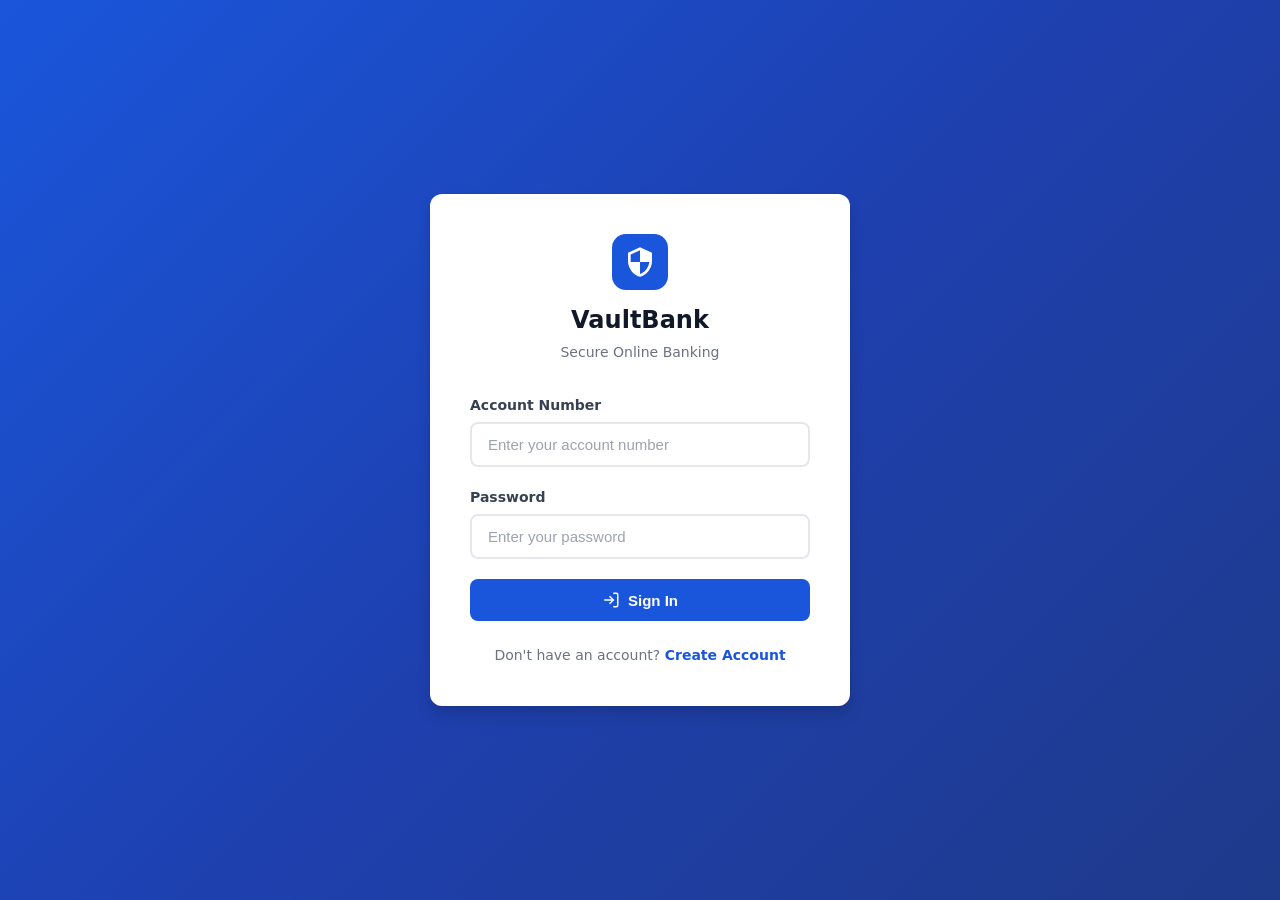
<file: index.html>
<!DOCTYPE html>
<html lang="en">
<head>
    <meta charset="UTF-8" />
    <meta name="viewport" content="width=device-width, initial-scale=1.0" />
    <title>VaultBank - Login</title>
    <link rel="stylesheet" href="bank.css" />
</head>
<body>
    <div class="auth-container">
        <div class="auth-card">
            <div class="auth-logo">
                <div class="logo-icon"><svg viewBox="0 0 24 24"><path d="M12 1L3 5v6c0 5.55 3.84 10.74 9 12 5.16-1.26 9-6.45 9-12V5l-9-4zm0 10.99h7c-.53 4.12-3.28 7.79-7 8.94V12H5V6.3l7-3.11v8.8z"/></svg></div>
                <h1>VaultBank</h1>
                <p>Secure Online Banking</p>
            </div>
            <div class="error-message" id="errorMsg"></div>
            <form id="loginForm">
                <div class="form-group">
                    <label for="accountNumber">Account Number</label>
                    <input type="text" id="accountNumber" placeholder="Enter your account number" required inputmode="numeric" pattern="[0-9]*" />
                </div>
                <div class="form-group">
                    <label for="password">Password</label>
                    <input type="password" id="password" placeholder="Enter your password" required />
                </div>
                <button type="submit" class="btn btn-primary">
                    <svg width="18" height="18" viewBox="0 0 24 24" fill="none" stroke="currentColor" stroke-width="2">
                        <path d="M15 3h4a2 2 0 0 1 2 2v14a2 2 0 0 1-2 2h-4" />
                        <polyline points="10 17 15 12 10 7" />
                        <line x1="15" y1="12" x2="3" y2="12" />
                    </svg>
                    Sign In
                </button>
            </form>
            <div class="auth-footer">Don't have an account? <a href="signup.html">Create Account</a></div>
        </div>
    </div>
    <script src="bank.js"></script>
    <script>
        if (isLoggedIn()) window.location.href = 'dashboard.html';

        document.getElementById('loginForm').addEventListener('submit', function(e) {
            e.preventDefault();
            const acc = document.getElementById('accountNumber').value.trim();
            const pass = document.getElementById('password').value;
            const err = document.getElementById('errorMsg');
            err.classList.remove('show');

            if (!acc) { err.textContent = 'Please enter your account number.'; err.classList.add('show'); return; }
            if (!pass) { err.textContent = 'Please enter your password.'; err.classList.add('show'); return; }

            const users = getUsers();
            const user = users[acc];
            if (!user) {
                err.textContent = 'No account found with this number. Please create an account.';
                err.classList.add('show');
                return;
            }
            if (user.password !== pass) {
                err.textContent = 'Incorrect password. Please try again.';
                err.classList.add('show');
                return;
            }

            setSession(user);
            showToast('Welcome back, ' + user.fullName + '!', 'success');
            setTimeout(() => { window.location.href = 'dashboard.html'; }, 500);
        });
    </script>
</body>
</html>
</file>
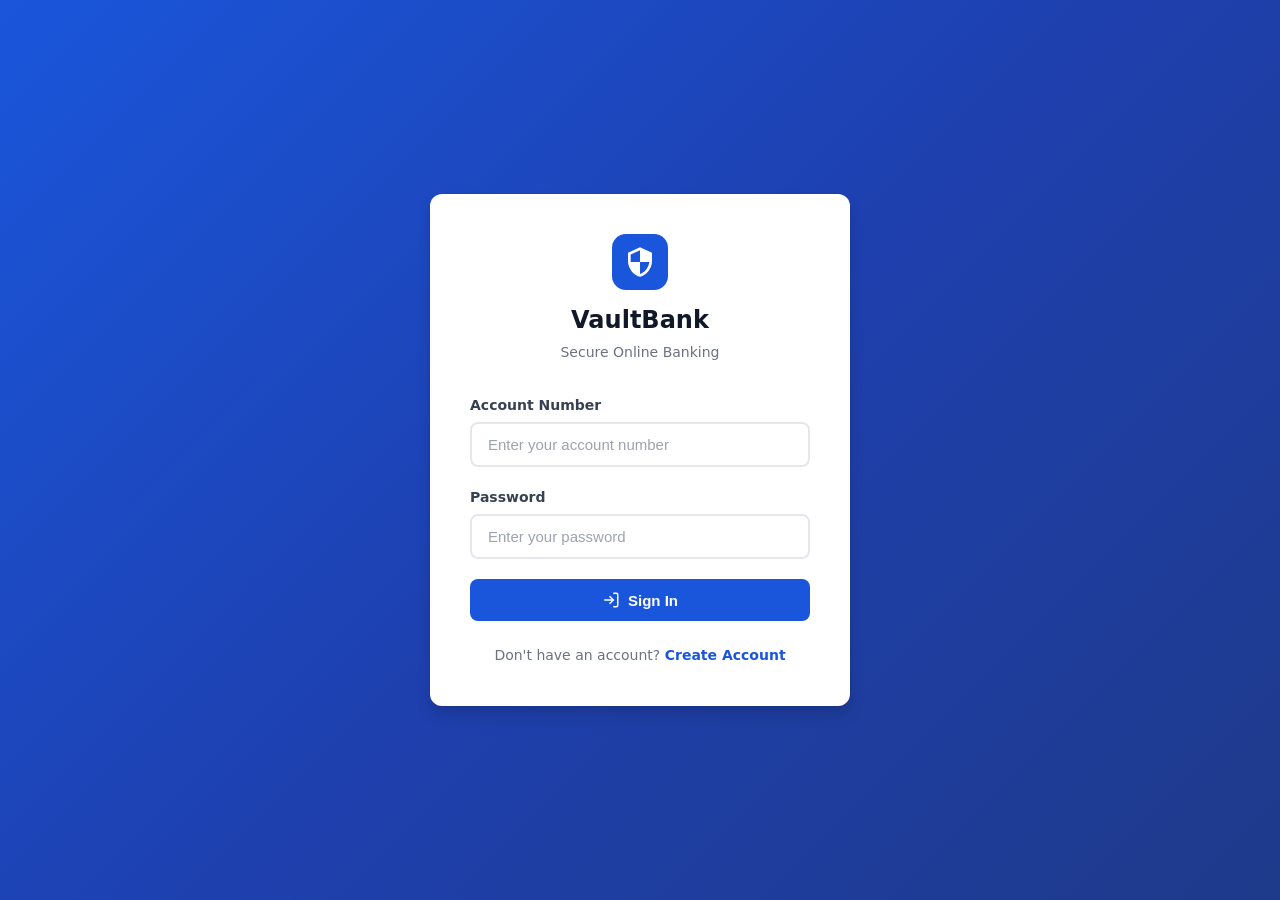
<file: bills.html>
<!DOCTYPE html>
<html lang="en">
<head>
    <meta charset="UTF-8" />
    <meta name="viewport" content="width=device-width, initial-scale=1.0" />
    <title>VaultBank - Pay Bills</title>
    <link rel="stylesheet" href="bank.css" />
</head>
<body>
    <div class="main-container">
        <aside class="sidebar">
            <div class="sidebar-logo"><div class="logo-small"><div class="icon">VB</div><span>VaultBank</span></div></div>
            <nav class="sidebar-nav">
                <a href="dashboard.html"><svg viewBox="0 0 24 24" fill="none" stroke="currentColor" stroke-width="2"><rect x="3" y="3" width="7" height="7"/><rect x="14" y="3" width="7" height="7"/><rect x="3" y="14" width="7" height="7"/><rect x="14" y="14" width="7" height="7"/></svg> Dashboard</a>
                <a href="transfer.html"><svg viewBox="0 0 24 24" fill="none" stroke="currentColor" stroke-width="2"><polyline points="17 1 21 5 17 9"/><path d="M3 11V9a4 4 0 0 1 4-4h14"/><polyline points="7 23 3 19 7 15"/><path d="M21 13v2a4 4 0 0 1-4 4H3"/></svg> Transfer</a>
                <a href="bills.html" class="active"><svg viewBox="0 0 24 24" fill="none" stroke="currentColor" stroke-width="2"><rect x="1" y="4" width="22" height="16" rx="2" ry="2"/><line x1="1" y1="10" x2="23" y2="10"/></svg> Pay Bills</a>
                <a href="history.html"><svg viewBox="0 0 24 24" fill="none" stroke="currentColor" stroke-width="2"><circle cx="12" cy="12" r="10"/><polyline points="12 6 12 12 16 14"/></svg> History</a>
            </nav>
            <div class="sidebar-footer">
                <div class="user-info" id="sidebarUser"></div>
                <button class="btn btn-outline btn-sm" onclick="logout()" style="width:100%;">Sign Out</button>
            </div>
        </aside>
        <main class="main-content">
            <div class="top-bar">
                <div><h2>Pay Bills</h2><div class="breadcrumb">Home / <span>Pay Bills</span></div></div>
                <div style="font-weight:600;color:var(--gray-600);">Balance: <span id="currentBalance" style="color:var(--primary);">$0.00</span></div>
            </div>
            <div style="display:grid; grid-template-columns:repeat(auto-fit, minmax(200px, 1fr)); gap:16px; margin-bottom:24px;">
                <div class="card" style="text-align:center;cursor:pointer;" onclick="selectBiller('Electric Company', '123456789')">
                    <div style="font-size:36px;margin-bottom:8px;">⚡</div>
                    <div style="font-weight:600;">Electricity</div>
                    <div style="font-size:12px;color:var(--gray-400);">Electric Company</div>
                </div>
                <div class="card" style="text-align:center;cursor:pointer;" onclick="selectBiller('City Water Services', '987654321')">
                    <div style="font-size:36px;margin-bottom:8px;">💧</div>
                    <div style="font-weight:600;">Water</div>
                    <div style="font-size:12px;color:var(--gray-400);">City Water Services</div>
                </div>
                <div class="card" style="text-align:center;cursor:pointer;" onclick="selectBiller('NetConnect ISP', '456789123')">
                    <div style="font-size:36px;margin-bottom:8px;">🌐</div>
                    <div style="font-weight:600;">Internet</div>
                    <div style="font-size:12px;color:var(--gray-400);">NetConnect ISP</div>
                </div>
                <div class="card" style="text-align:center;cursor:pointer;" onclick="selectBiller('MobileTel Communications', '789123456')">
                    <div style="font-size:36px;margin-bottom:8px;">📱</div>
                    <div style="font-weight:600;">Phone</div>
                    <div style="font-size:12px;color:var(--gray-400);">MobileTel</div>
                </div>
            </div>
            <div style="display:grid; grid-template-columns: 1fr 1fr; gap: 24px;">
                <div class="card">
                    <div class="card-header"><h3>Pay a Bill</h3></div>
                    <div class="error-message" id="errorMsg"></div>
                    <div class="success-message" id="successMsg"></div>
                    <form id="billForm">
                        <div class="form-group">
                            <label for="billerName">Biller</label>
                            <input type="text" id="billerName" placeholder="Select a biller above" required readonly />
                        </div>
                        <div class="form-group">
                            <label for="accountNumber">Biller Account #</label>
                            <input type="text" id="accountNumber" placeholder="Account number" required readonly />
                        </div>
                        <div class="form-group">
                            <label for="billAmount">Amount ($)</label>
                            <input type="number" id="billAmount" placeholder="0.00" required min="1" step="0.01" />
                        </div>
                        <button type="submit" class="btn btn-primary">Pay Bill</button>
                    </form>
                </div>
                <div class="card">
                    <div class="card-header"><h3>Recent Bill Payments</h3></div>
                    <div id="recentBillsList"><div class="empty-state"><p>No recent bill payments</p></div></div>
                </div>
            </div>
        </main>
    </div>
    <script src="bank.js"></script>
    <script>
        const session = requireAuth();
        const user = getCurrentUser();

        document.getElementById('sidebarUser').innerHTML = `
            <div class="user-avatar">${user.fullName.charAt(0).toUpperCase()}</div>
            <div><div class="user-name">${user.fullName}</div><div class="user-email">${user.email}</div></div>
        `;
        document.getElementById('currentBalance').textContent = formatCurrency(user.balance);

        function selectBiller(name, acc) {
            document.getElementById('billerName').value = name;
            document.getElementById('accountNumber').value = acc;
            document.getElementById('billAmount').focus();
        }

        function loadRecentBills() {
            const txns = getUserTransactions().filter(t => t.category === 'bill').slice(0, 5);
            const container = document.getElementById('recentBillsList');
            if (txns.length > 0) {
                container.innerHTML = txns.map(t => `
                    <div style="display:flex;justify-content:space-between;align-items:center;padding:12px 0;border-bottom:1px solid var(--gray-100);">
                        <div><div style="font-weight:600;font-size:14px;">${t.description}</div><div style="font-size:12px;color:var(--gray-400);">${formatDate(t.date)}</div></div>
                        <div class="amount-debit" style="font-weight:700;">-${formatCurrency(t.amount)}</div>
                    </div>
                `).join('');
            } else {
                container.innerHTML = '<div class="empty-state"><p>No recent bill payments</p></div>';
            }
        }
        loadRecentBills();

        document.getElementById('billForm').addEventListener('submit', function(e) {
            e.preventDefault();
            const err = document.getElementById('errorMsg');
            const suc = document.getElementById('successMsg');
            err.classList.remove('show'); suc.classList.remove('show');

            const biller = document.getElementById('billerName').value;
            const acc = document.getElementById('accountNumber').value;
            const amount = parseFloat(document.getElementById('billAmount').value);

            if (!biller || !acc) { err.textContent = 'Please select a biller first.'; err.classList.add('show'); return; }
            if (isNaN(amount) || amount <= 0) { err.textContent = 'Enter a valid amount.'; err.classList.add('show'); return; }
            if (amount > user.balance) { err.textContent = 'Insufficient funds. Balance: ' + formatCurrency(user.balance); err.classList.add('show'); return; }

            const newBalance = user.balance - amount;
            const users = getUsers();
            users[user.accountNumber].balance = newBalance;
            saveUsers(users);

            addTransaction({
                description: `Bill Payment - ${biller} (Acct: ${acc.slice(-4)})`,
                amount: amount,
                type: 'debit',
                category: 'bill',
                balanceAfter: newBalance,
                status: 'completed'
            });

            user.balance = newBalance;
            document.getElementById('currentBalance').textContent = formatCurrency(newBalance);
            suc.textContent = `Successfully paid ${formatCurrency(amount)} to ${biller}!`;
            suc.classList.add('show');
            showToast('Bill paid!', 'success');
            document.getElementById('billForm').reset();
            loadRecentBills();
        });
    </script>
</body>
</html>
</file>
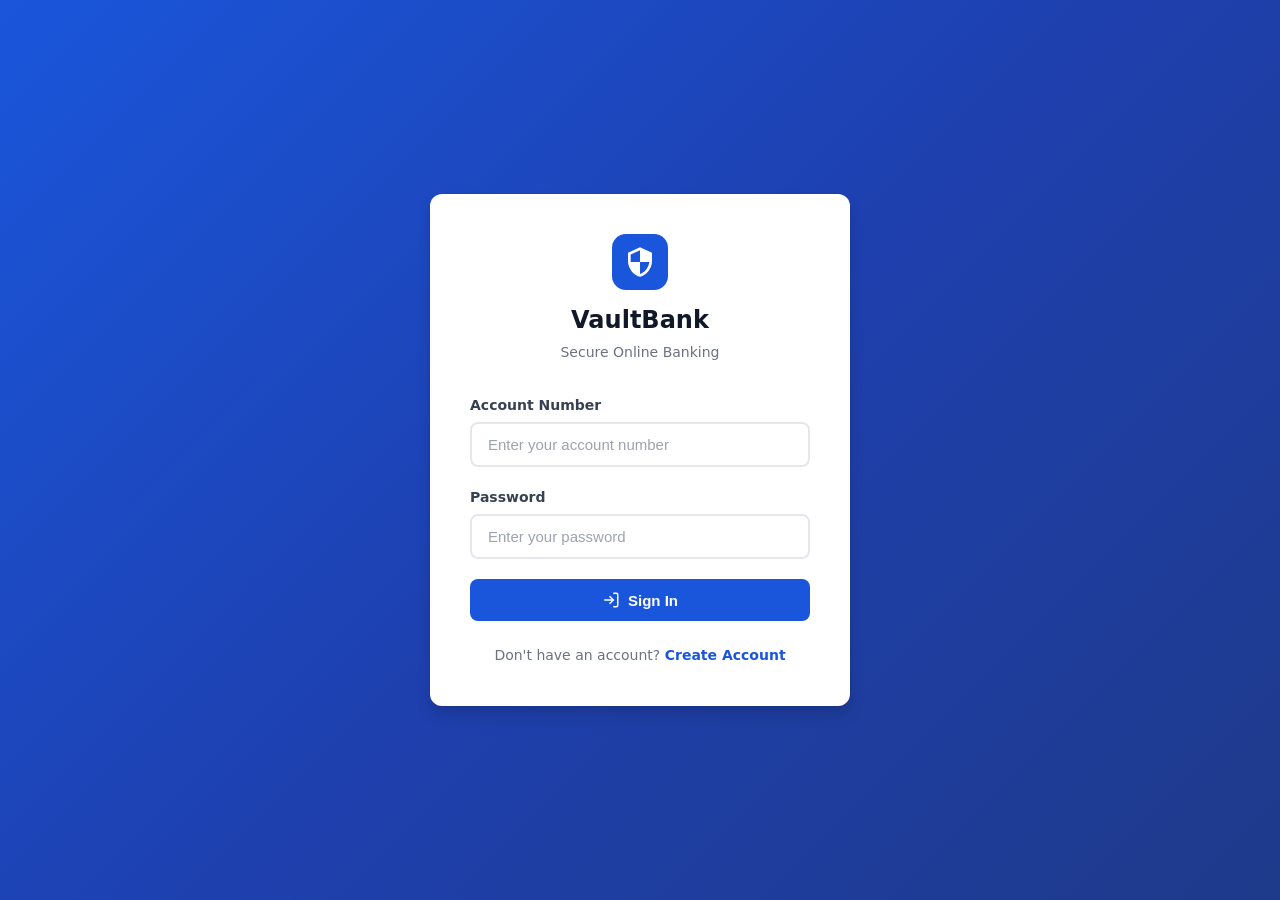
<file: dashboard.html>
<!DOCTYPE html>
<html lang="en">
<head>
    <meta charset="UTF-8" />
    <meta name="viewport" content="width=device-width, initial-scale=1.0" />
    <title>VaultBank - Dashboard</title>
    <link rel="stylesheet" href="bank.css" />
</head>
<body>
    <div class="main-container">
        <aside class="sidebar">
            <div class="sidebar-logo">
                <div class="logo-small"><div class="icon">VB</div><span>VaultBank</span></div>
            </div>
            <nav class="sidebar-nav">
                <a href="dashboard.html" class="active"><svg viewBox="0 0 24 24" fill="none" stroke="currentColor" stroke-width="2"><rect x="3" y="3" width="7" height="7"/><rect x="14" y="3" width="7" height="7"/><rect x="3" y="14" width="7" height="7"/><rect x="14" y="14" width="7" height="7"/></svg> Dashboard</a>
                <a href="transfer.html"><svg viewBox="0 0 24 24" fill="none" stroke="currentColor" stroke-width="2"><polyline points="17 1 21 5 17 9"/><path d="M3 11V9a4 4 0 0 1 4-4h14"/><polyline points="7 23 3 19 7 15"/><path d="M21 13v2a4 4 0 0 1-4 4H3"/></svg> Transfer</a>
                <a href="bills.html"><svg viewBox="0 0 24 24" fill="none" stroke="currentColor" stroke-width="2"><rect x="1" y="4" width="22" height="16" rx="2" ry="2"/><line x1="1" y1="10" x2="23" y2="10"/></svg> Pay Bills</a>
                <a href="history.html"><svg viewBox="0 0 24 24" fill="none" stroke="currentColor" stroke-width="2"><circle cx="12" cy="12" r="10"/><polyline points="12 6 12 12 16 14"/></svg> History</a>
            </nav>
            <div class="sidebar-footer">
                <div class="user-info" id="sidebarUser"></div>
                <button class="btn btn-outline btn-sm" onclick="logout()" style="width:100%;">Sign Out</button>
            </div>
        </aside>
        <main class="main-content">
            <div class="top-bar">
                <div><h2>Dashboard</h2><div class="breadcrumb">Home / <span>Dashboard</span></div></div>
                <div id="welcomeMsg" style="font-weight:600;color:var(--gray-600);"></div>
            </div>
            <div class="stats-grid">
                <div class="stat-card">
                    <div class="stat-icon blue"><svg viewBox="0 0 24 24" fill="none" stroke="currentColor" stroke-width="2"><rect x="2" y="5" width="20" height="14" rx="2"/><line x1="2" y1="10" x2="22" y2="10"/></svg></div>
                    <div class="stat-label">Current Balance</div>
                    <div class="stat-value" id="balanceDisplay">$0.00</div>
                    <div class="stat-sub" id="accountTypeDisplay"></div>
                </div>
                <div class="stat-card">
                    <div class="stat-icon green"><svg viewBox="0 0 24 24" fill="none" stroke="currentColor" stroke-width="2"><polyline points="23 6 13.5 15.5 8.5 10.5 1 18"/><polyline points="17 6 23 6 23 12"/></svg></div>
                    <div class="stat-label">Total Credits</div>
                    <div class="stat-value amount-credit" id="totalCredits">$0.00</div>
                    <div class="stat-sub">This month</div>
                </div>
                <div class="stat-card">
                    <div class="stat-icon red"><svg viewBox="0 0 24 24" fill="none" stroke="currentColor" stroke-width="2"><polyline points="23 18 13.5 8.5 8.5 13.5 1 6"/><polyline points="17 18 23 18 23 12"/></svg></div>
                    <div class="stat-label">Total Debits</div>
                    <div class="stat-value amount-debit" id="totalDebits">$0.00</div>
                    <div class="stat-sub">This month</div>
                </div>
                <div class="stat-card">
                    <div class="stat-icon amber"><svg viewBox="0 0 24 24" fill="none" stroke="currentColor" stroke-width="2"><path d="M17 21v-2a4 4 0 0 0-4-4H5a4 4 0 0 0-4 4v2"/><circle cx="9" cy="7" r="4"/><path d="M23 21v-2a4 4 0 0 0-3-3.87"/><path d="M16 3.13a4 4 0 0 1 0 7.75"/></svg></div>
                    <div class="stat-label">Account Number</div>
                    <div class="stat-value" style="font-size:18px;word-break:break-all;" id="accountNumber">---</div>
                </div>
            </div>
            <div class="card">
                <div class="card-header"><h3>Recent Transactions</h3><a href="history.html" class="btn btn-outline btn-sm">View All</a></div>
                <div class="table-container">
                    <table>
                        <thead><tr><th>Date</th><th>Description</th><th>Category</th><th>Amount</th><th>Status</th></tr></thead>
                        <tbody id="recentTransactions"><tr><td colspan="5"><div class="empty-state"><p>No transactions yet.</p></div></td></tr></tbody>
                    </table>
                </div>
            </div>
        </main>
    </div>
    <script src="bank.js"></script>
    <script>
        const session = requireAuth();
        if (!session) throw new Error('Not authenticated');
        const user = getCurrentUser();

        document.getElementById('sidebarUser').innerHTML = `
            <div class="user-avatar">${user.fullName.charAt(0).toUpperCase()}</div>
            <div><div class="user-name">${user.fullName}</div><div class="user-email">${user.email}</div></div>
        `;
        document.getElementById('welcomeMsg').textContent = 'Welcome, ' + user.fullName.split(' ')[0] + '! 👋';
        document.getElementById('balanceDisplay').textContent = formatCurrency(user.balance);
        document.getElementById('accountTypeDisplay').textContent = user.accountType.charAt(0).toUpperCase() + user.accountType.slice(1) + ' Account';
        document.getElementById('accountNumber').textContent = user.accountNumber;

        const transactions = getUserTransactions();
        const now = new Date();
        const thisMonth = now.getMonth();
        const thisYear = now.getFullYear();
        let credits = 0, debits = 0;
        transactions.forEach(t => {
            const d = new Date(t.date);
            if (d.getMonth() === thisMonth && d.getFullYear() === thisYear) {
                if (t.type === 'credit') credits += t.amount;
                else debits += t.amount;
            }
        });
        document.getElementById('totalCredits').textContent = formatCurrency(credits);
        document.getElementById('totalDebits').textContent = formatCurrency(debits);

        const recent = transactions.slice(0, 5);
        const tbody = document.getElementById('recentTransactions');
        if (recent.length > 0) {
            tbody.innerHTML = recent.map(t => `
                <tr>
                    <td>${formatDate(t.date)}</td>
                    <td>${t.description}</td>
                    <td><span class="badge badge-${t.type === 'credit' ? 'credit' : 'debit'}">${t.category || t.type}</span></td>
                    <td class="${t.type === 'credit' ? 'amount-credit' : 'amount-debit'}">${t.type === 'credit' ? '+' : '-'}${formatCurrency(t.amount)}</td>
                    <td><span class="badge badge-${t.status === 'completed' ? 'credit' : 'pending'}">${t.status || 'completed'}</span></td>
                </tr>
            `).join('');
        }

        // Mobile user bar
        function addMobileUserBar() {
            if (window.innerWidth <= 992) {
                if (document.querySelector('.mobile-user-bar')) return;
                const bar = document.createElement('div');
                bar.className = 'mobile-user-bar';
                bar.innerHTML = `
                    <div class="user-info-mobile"><div class="user-avatar">${user.fullName.charAt(0).toUpperCase()}</div><div><div class="user-name">${user.fullName}</div><div class="user-email">${user.email}</div></div></div>
                    <button class="btn btn-outline btn-sm" onclick="logout()" style="width:auto;flex-shrink:0;">Sign Out</button>
                `;
                document.querySelector('.top-bar').insertAdjacentElement('afterend', bar);
            } else {
                const bar = document.querySelector('.mobile-user-bar');
                if (bar) bar.remove();
            }
        }
        addMobileUserBar();
        window.addEventListener('resize', addMobileUserBar);
    </script>
</body>
</html>
</file>
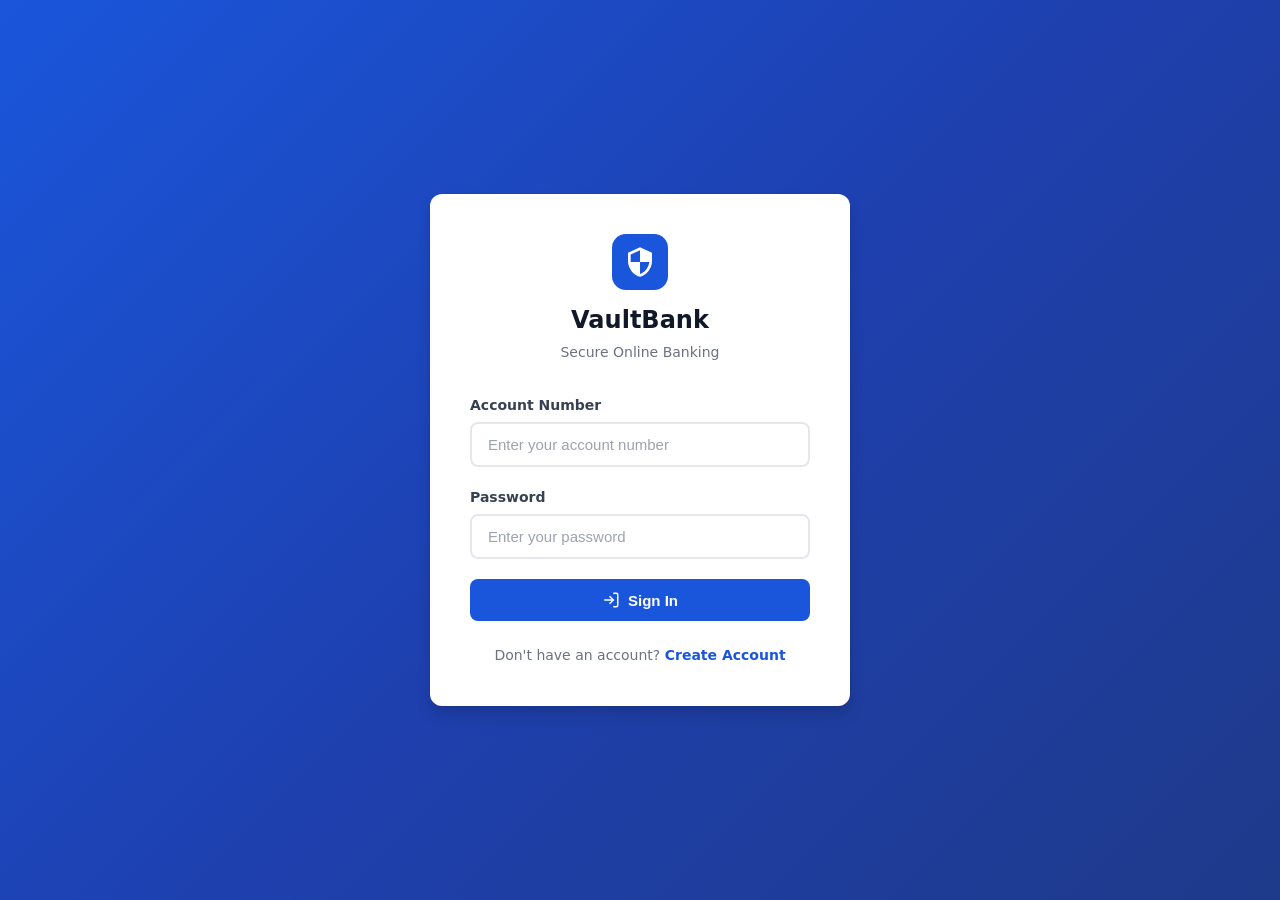
<file: history.html>
<!DOCTYPE html>
<html lang="en">
<head>
    <meta charset="UTF-8" />
    <meta name="viewport" content="width=device-width, initial-scale=1.0" />
    <title>VaultBank - History</title>
    <link rel="stylesheet" href="bank.css" />
</head>
<body>
    <div class="main-container">
        <aside class="sidebar">
            <div class="sidebar-logo"><div class="logo-small"><div class="icon">VB</div><span>VaultBank</span></div></div>
            <nav class="sidebar-nav">
                <a href="dashboard.html"><svg viewBox="0 0 24 24" fill="none" stroke="currentColor" stroke-width="2"><rect x="3" y="3" width="7" height="7"/><rect x="14" y="3" width="7" height="7"/><rect x="3" y="14" width="7" height="7"/><rect x="14" y="14" width="7" height="7"/></svg> Dashboard</a>
                <a href="transfer.html"><svg viewBox="0 0 24 24" fill="none" stroke="currentColor" stroke-width="2"><polyline points="17 1 21 5 17 9"/><path d="M3 11V9a4 4 0 0 1 4-4h14"/><polyline points="7 23 3 19 7 15"/><path d="M21 13v2a4 4 0 0 1-4 4H3"/></svg> Transfer</a>
                <a href="bills.html"><svg viewBox="0 0 24 24" fill="none" stroke="currentColor" stroke-width="2"><rect x="1" y="4" width="22" height="16" rx="2" ry="2"/><line x1="1" y1="10" x2="23" y2="10"/></svg> Pay Bills</a>
                <a href="history.html" class="active"><svg viewBox="0 0 24 24" fill="none" stroke="currentColor" stroke-width="2"><circle cx="12" cy="12" r="10"/><polyline points="12 6 12 12 16 14"/></svg> History</a>
            </nav>
            <div class="sidebar-footer">
                <div class="user-info" id="sidebarUser"></div>
                <button class="btn btn-outline btn-sm" onclick="logout()" style="width:100%;">Sign Out</button>
            </div>
        </aside>
        <main class="main-content">
            <div class="top-bar">
                <div><h2>Transaction History</h2><div class="breadcrumb">Home / <span>History</span></div></div>
            </div>
            <div class="card">
                <div style="display:flex;gap:16px;flex-wrap:wrap;align-items:flex-end;">
                    <div class="form-group" style="margin-bottom:0;flex:1;min-width:150px;">
                        <label for="filterType">Type</label>
                        <select id="filterType">
                            <option value="all">All Transactions</option>
                            <option value="credit">Credits Only</option>
                            <option value="debit">Debits Only</option>
                        </select>
                    </div>
                    <div class="form-group" style="margin-bottom:0;flex:1;min-width:150px;">
                        <label for="filterCategory">Category</label>
                        <select id="filterCategory">
                            <option value="all">All Categories</option>
                            <option value="transfer">Transfers</option>
                            <option value="bill">Bill Payments</option>
                            <option value="deposit">Deposits</option>
                        </select>
                    </div>
                    <div class="form-group" style="margin-bottom:0;flex:1;min-width:150px;">
                        <label for="searchDesc">Search</label>
                        <input type="text" id="searchDesc" placeholder="Search description..." />
                    </div>
                    <button class="btn btn-outline btn-sm" onclick="resetFilters()" style="margin-bottom:0;">Reset</button>
                </div>
            </div>
            <div class="card">
                <div class="card-header"><h3>All Transactions</h3><span style="font-size:13px;color:var(--gray-400);" id="txnCount"></span></div>
                <div class="table-container">
                    <table>
                        <thead><tr><th>Date</th><th>Transaction ID</th><th>Description</th><th>Category</th><th>Amount</th><th>Balance After</th><th>Status</th></tr></thead>
                        <tbody id="transactionsTable"><tr><td colspan="7"><div class="empty-state"><p>No transactions found.</p></div></td></tr></tbody>
                    </table>
                </div>
            </div>
        </main>
    </div>
    <script src="bank.js"></script>
    <script>
        const session = requireAuth();
        const user = getCurrentUser();

        document.getElementById('sidebarUser').innerHTML = `
            <div class="user-avatar">${user.fullName.charAt(0).toUpperCase()}</div>
            <div><div class="user-name">${user.fullName}</div><div class="user-email">${user.email}</div></div>
        `;

        function renderTransactions() {
            let txns = getUserTransactions();
            const type = document.getElementById('filterType').value;
            const cat = document.getElementById('filterCategory').value;
            const search = document.getElementById('searchDesc').value.toLowerCase();

            if (type !== 'all') txns = txns.filter(t => t.type === type);
            if (cat !== 'all') txns = txns.filter(t => t.category === cat);
            if (search) txns = txns.filter(t => t.description.toLowerCase().includes(search));

            const tbody = document.getElementById('transactionsTable');
            document.getElementById('txnCount').textContent = `(${txns.length} transactions)`;

            if (txns.length > 0) {
                tbody.innerHTML = txns.map(t => `
                    <tr>
                        <td>${formatDate(t.date)}</td>
                        <td style="font-family:monospace;font-size:12px;">${t.id.slice(0, 12)}...</td>
                        <td>${t.description}</td>
                        <td><span class="badge badge-${t.type === 'credit' ? 'credit' : 'debit'}">${t.category}</span></td>
                        <td class="${t.type === 'credit' ? 'amount-credit' : 'amount-debit'}">${t.type === 'credit' ? '+' : '-'}${formatCurrency(t.amount)}</td>
                        <td>${formatCurrency(t.balanceAfter)}</td>
                        <td><span class="badge badge-${t.status === 'completed' ? 'credit' : 'pending'}">${t.status || 'completed'}</span></td>
                    </tr>
                `).join('');
            } else {
                tbody.innerHTML = '<tr><td colspan="7"><div class="empty-state"><p>No transactions match your filters.</p></div></td></tr>';
            }
        }

        function resetFilters() {
            document.getElementById('filterType').value = 'all';
            document.getElementById('filterCategory').value = 'all';
            document.getElementById('searchDesc').value = '';
            renderTransactions();
        }

        document.getElementById('filterType').addEventListener('change', renderTransactions);
        document.getElementById('filterCategory').addEventListener('change', renderTransactions);
        document.getElementById('searchDesc').addEventListener('input', renderTransactions);
        renderTransactions();
    </script>
</body>
</html>
</file>
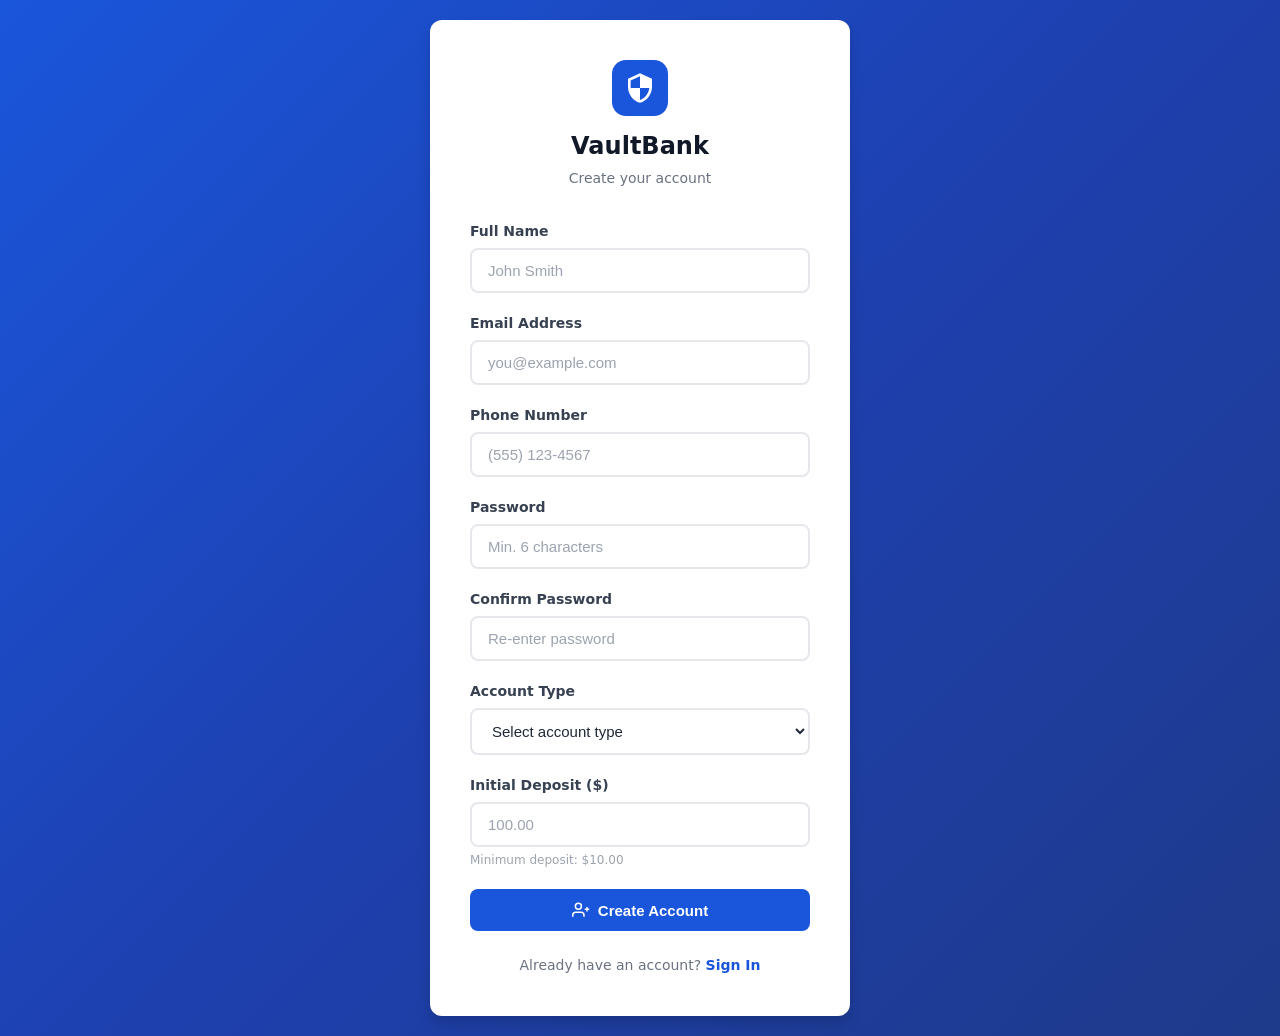
<file: signUp.html>
<!DOCTYPE html>
<html lang="en">
<head>
    <meta charset="UTF-8">
    <meta name="viewport" content="width=device-width, initial-scale=1.0">
    <title>VaultBank - Create Account</title>
    <link rel="stylesheet" href="bank.css">
</head>
<body>
    <div class="auth-container">
        <div class="auth-card">
            <div class="auth-logo">
                <div class="logo-icon">
                    <svg viewBox="0 0 24 24"><path d="M12 1L3 5v6c0 5.55 3.84 10.74 9 12 5.16-1.26 9-6.45 9-12V5l-9-4zm0 10.99h7c-.53 4.12-3.28 7.79-7 8.94V12H5V6.3l7-3.11v8.8z"/></svg>
                </div>
                <h1>VaultBank</h1>
                <p>Create your account</p>
            </div>
            
            <div class="error-message" id="errorMsg"></div>
            <div class="success-message" id="successMsg"></div>
            
            <form id="signupForm">
                <div class="form-group">
                    <label for="fullName">Full Name</label>
                    <input type="text" id="fullName" placeholder="John Smith" required>
                </div>
                <div class="form-group">
                    <label for="email">Email Address</label>
                    <input type="email" id="email" placeholder="you@example.com" required>
                </div>
                <div class="form-group">
                    <label for="phone">Phone Number</label>
                    <input type="tel" id="phone" placeholder="(555) 123-4567" required>
                </div>
                <div class="form-group">
                    <label for="password">Password</label>
                    <input type="password" id="password" placeholder="Min. 6 characters" required minlength="6">
                </div>
                <div class="form-group">
                    <label for="confirmPassword">Confirm Password</label>
                    <input type="password" id="confirmPassword" placeholder="Re-enter password" required>
                </div>
                <div class="form-group">
                    <label for="accountType">Account Type</label>
                    <select id="accountType" required>
                        <option value="">Select account type</option>
                        <option value="checking">Checking Account</option>
                        <option value="savings">Savings Account</option>
                    </select>
                </div>
                <div class="form-group">
                    <label for="initialDeposit">Initial Deposit ($)</label>
                    <input type="number" id="initialDeposit" placeholder="100.00" required min="10" step="0.01">
                    <div class="form-hint">Minimum deposit: $10.00</div>
                </div>
                <a href="dashboard.html"><button type="submit" class="btn btn-primary">
                    <svg width="18" height="18" viewBox="0 0 24 24" fill="none" stroke="currentColor" stroke-width="2"><path d="M16 21v-2a4 4 0 0 0-4-4H5a4 4 0 0 0-4 4v2"/><circle cx="8.5" cy="7" r="4"/><line x1="20" y1="8" x2="20" y2="14"/><line x1="23" y1="11" x2="17" y2="11"/></svg>
                    Create Account
                </button></a>
            </form>
            
            <div class="auth-footer">
                Already have an account? <a href="index.html">Sign In</a>
            </div>
        </div>
    </div>
    
    <script src="bank.js"></script>
    <script>
        document.getElementById('signupForm').addEventListener('submit', function(e) {
            e.preventDefault();
            const errorMsg = document.getElementById('errorMsg');
            const successMsg = document.getElementById('successMsg');
            errorMsg.classList.remove('show');
            successMsg.classList.remove('show');
            
            const fullName = document.getElementById('fullName').value.trim();
            const email = document.getElementById('email').value.trim().toLowerCase();
            const phone = document.getElementById('phone').value.trim();
            const password = document.getElementById('password').value;
            const confirmPassword = document.getElementById('confirmPassword').value;
            const accountType = document.getElementById('accountType').value;
            const initialDeposit = parseFloat(document.getElementById('initialDeposit').value);
            
            // Validation
            if (fullName.length < 2) {
                errorMsg.textContent = 'Please enter your full name.';
                errorMsg.classList.add('show');
                return;
            }
            
            if (!email.includes('@') || !email.includes('.')) {
                errorMsg.textContent = 'Please enter a valid email address.';
                errorMsg.classList.add('show');
                return;
            }
            
            if (password.length < 6) {
                errorMsg.textContent = 'Password must be at least 6 characters long.';
                errorMsg.classList.add('show');
                return;
            }
            
            if (password !== confirmPassword) {
                errorMsg.textContent = 'Passwords do not match.';
                errorMsg.classList.add('show');
                return;
            }
            
            if (!accountType) {
                errorMsg.textContent = 'Please select an account type.';
                errorMsg.classList.add('show');
                return;
            }
            
            if (isNaN(initialDeposit) || initialDeposit < 10) {
                errorMsg.textContent = 'Initial deposit must be at least $10.00.';
                errorMsg.classList.add('show');
                return;
            }
            
            // Check for duplicate email
            const users = getUsers();
            if (users[email]) {
                errorMsg.textContent = 'An account with this email already exists. Please sign in instead.';
                errorMsg.classList.add('show');
                return;
            }
            
            // Create account
            const accountNumber = 'VB' + Date.now().toString().slice(-8) + Math.floor(Math.random() * 90 + 10);
            
            users[email] = {
                fullName: fullName,
                email: email,
                phone: phone,
                password: password,
                accountType: accountType,
                accountNumber: accountNumber,
                balance: initialDeposit,
                createdAt: new Date().toISOString()
            };
            
            saveUsers(users);
            
            // Add initial deposit transaction
            const allTransactions = localStorage.getItem(TRANSACTIONS_KEY);
            const transactions = allTransactions ? JSON.parse(allTransactions) : {};
            transactions[email] = [{
                id: 'txn_' + Date.now(),
                date: new Date().toISOString(),
                description: 'Initial Deposit - Account Opening',
                amount: initialDeposit,
                type: 'credit',
                category: 'deposit',
                balanceAfter: initialDeposit,
                status: 'completed'
            }];
            localStorage.setItem(TRANSACTIONS_KEY, JSON.stringify(transactions));
            
            // Show success
            successMsg.textContent = 'Account created successfully! Redirecting to login...';
            successMsg.classList.add('show');
            
            document.getElementById('signupForm').reset();
            
            setTimeout(() => {
                window.location.href = 'index.html';
            }, 2000);
        });
    </script>
</body>
</html>
</file>
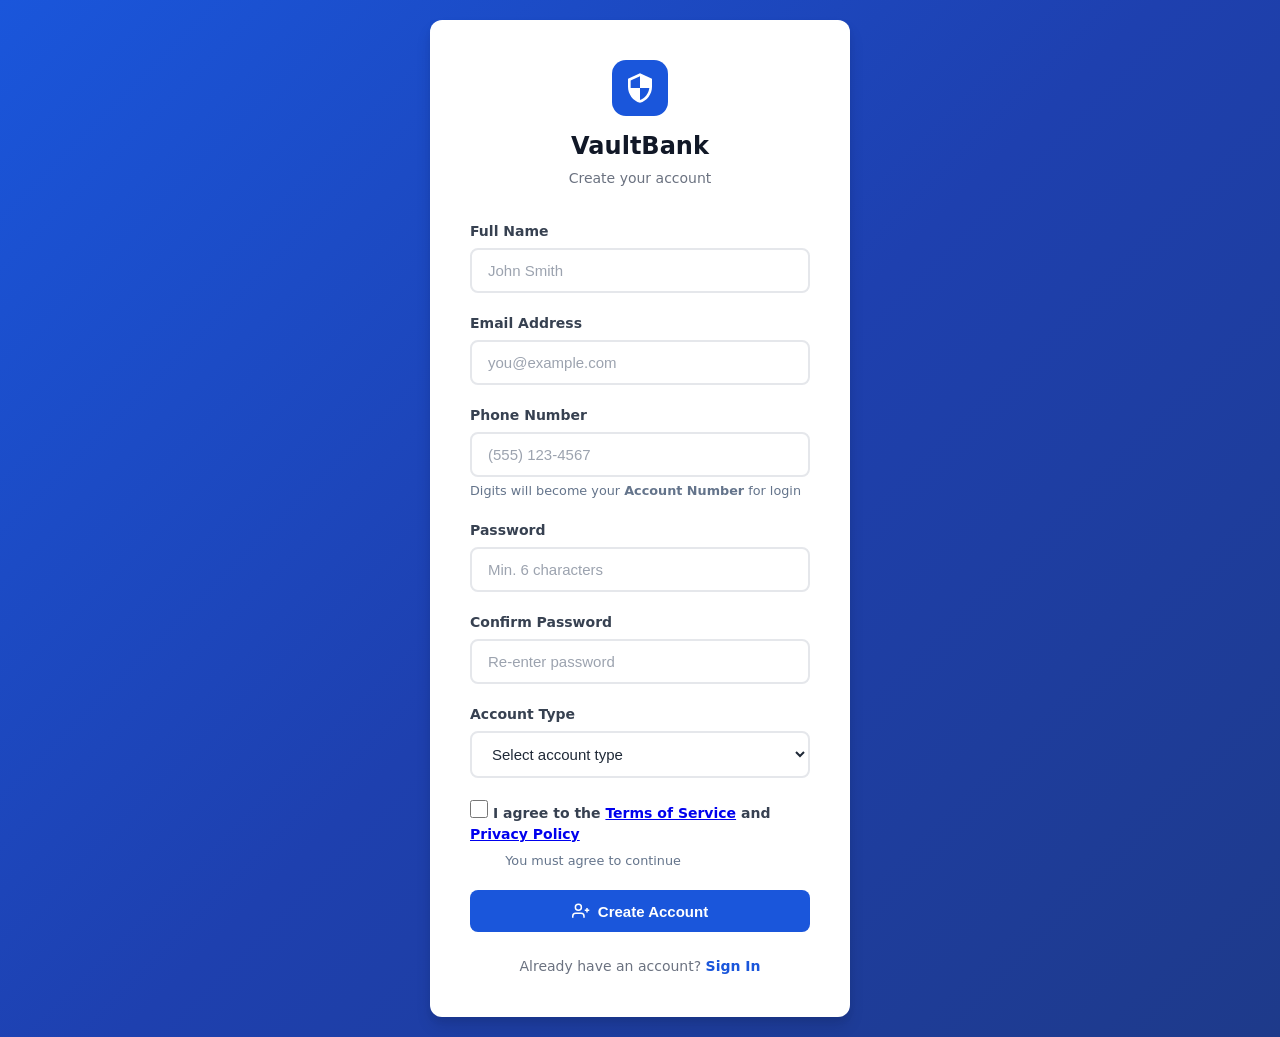
<file: signup.html>
<!DOCTYPE html>
<html lang="en">
<head>
    <meta charset="UTF-8" />
    <meta name="viewport" content="width=device-width, initial-scale=1.0" />
    <title>VaultBank - Create Account</title>
    <link rel="stylesheet" href="bank.css" />
    <style>
        .modal-overlay {
            position: fixed;
            top: 0;
            left: 0;
            width: 100%;
            height: 100%;
            background: rgba(0,0,0,0.6);
            display: none;
            align-items: center;
            justify-content: center;
            z-index: 9999;
        }
        .modal-box {
            background: #fff;
            max-width: 460px;
            width: 90%;
            padding: 2rem;
            border-radius: 16px;
            max-height: 80vh;
            overflow-y: auto;
        }
        .modal-box .btn-secondary {
            background: #e2e8f0;
            border: none;
            padding: 0.6rem 1.8rem;
            border-radius: 8px;
            font-weight: 600;
            cursor: pointer;
        }
        .checkbox-label {
            display: flex;
            align-items: flex-start;
            gap: 0.6rem;
            font-size: 0.95rem;
            cursor: pointer;
        }
        .checkbox-label input[type="checkbox"] {
            width: 18px;
            height: 18px;
            margin-top: 2px;
            accent-color: #2563eb;
        }
        .form-hint {
            display: block;
            font-size: 0.8rem;
            color: #64748b;
            margin-top: 0.25rem;
        }
        .terms-group .form-hint {
            padding-left: 2.2rem;
        }
        .error-message, .success-message {
            display: none;
            padding: 0.75rem 1rem;
            border-radius: 8px;
            margin-bottom: 1rem;
        }
        .error-message.show {
            display: block;
            background: #fee2e2;
            color: #b91c1c;
        }
        .success-message.show {
            display: block;
            background: #dcfce7;
            color: #166534;
        }
    </style>
</head>
<body>
    <div class="auth-container">
        <div class="auth-card">
            <div class="auth-logo">
                <div class="logo-icon">
                    <svg viewBox="0 0 24 24"><path d="M12 1L3 5v6c0 5.55 3.84 10.74 9 12 5.16-1.26 9-6.45 9-12V5l-9-4zm0 10.99h7c-.53 4.12-3.28 7.79-7 8.94V12H5V6.3l7-3.11v8.8z"/></svg>
                </div>
                <h1>VaultBank</h1>
                <p>Create your account</p>
            </div>

            <div class="error-message" id="errorMsg"></div>
            <div class="success-message" id="successMsg"></div>

            <form id="signupForm">
                <div class="form-group">
                    <label for="fullName">Full Name</label>
                    <input type="text" id="fullName" placeholder="John Smith" required />
                </div>

                <div class="form-group">
                    <label for="email">Email Address</label>
                    <input type="email" id="email" placeholder="you@example.com" required />
                </div>

                <div class="form-group">
                    <label for="phone">Phone Number</label>
                    <input type="tel" id="phone" placeholder="(555) 123-4567" required />
                    <div class="form-hint">Digits will become your <strong>Account Number</strong> for login</div>
                </div>

                <div class="form-group">
                    <label for="password">Password</label>
                    <input type="password" id="password" placeholder="Min. 6 characters" required minlength="6" />
                </div>

                <div class="form-group">
                    <label for="confirmPassword">Confirm Password</label>
                    <input type="password" id="confirmPassword" placeholder="Re-enter password" required />
                </div>

                <div class="form-group">
                    <label for="accountType">Account Type</label>
                    <select id="accountType" required>
                        <option value="">Select account type</option>
                        <option value="checking">Checking Account</option>
                        <option value="savings">Savings Account</option>
                    </select>
                </div>

                <div class="form-group terms-group">
                    <label class="checkbox-label">
                        <input type="checkbox" id="termsCheckbox" required />
                        <span>I agree to the <a href="#" id="termsLink">Terms of Service</a> and <a href="#" id="privacyLink">Privacy Policy</a></span>
                    </label>
                    <div class="form-hint">You must agree to continue</div>
                </div>

                <button type="submit" class="btn btn-primary" id="submitBtn">
                    <svg width="18" height="18" viewBox="0 0 24 24" fill="none" stroke="currentColor" stroke-width="2">
                        <path d="M16 21v-2a4 4 0 0 0-4-4H5a4 4 0 0 0-4 4v2" />
                        <circle cx="8.5" cy="7" r="4" />
                        <line x1="20" y1="8" x2="20" y2="14" />
                        <line x1="23" y1="11" x2="17" y2="11" />
                    </svg>
                    Create Account
                </button>
            </form>

            <div class="auth-footer">
                Already have an account? <a href="index.html">Sign In</a>
            </div>
        </div>
    </div>

    <!-- Modals -->
    <div id="termsModal" class="modal-overlay" style="display:none;">
        <div class="modal-box">
            <h2>Terms of Service</h2>
            <p>This is a demo banking application. All data is stored locally in your browser.</p>
            <p><strong>Key points:</strong></p>
            <ul>
                <li>Simulation for educational purposes.</li>
                <li>Your data never leaves your browser.</li>
                <li>You are responsible for your credentials.</li>
            </ul>
            <button class="btn-secondary" id="closeTermsBtn">Close</button>
        </div>
    </div>

    <div id="privacyModal" class="modal-overlay" style="display:none;">
        <div class="modal-box">
            <h2>Privacy Policy</h2>
            <p>All data is stored locally in your browser's localStorage.</p>
            <p><strong>We do NOT:</strong></p>
            <ul>
                <li>Send your data to any server</li>
                <li>Share your data with third parties</li>
            </ul>
            <button class="btn-secondary" id="closePrivacyBtn">Close</button>
        </div>
    </div>

    <script>
        // =============================================
        // ALL FUNCTIONS BUILT-IN – no external dependency
        // =============================================

        const USERS_KEY = 'vb_users';
        const TRANSACTIONS_KEY = 'vb_transactions';
        const INITIAL_BALANCE = 10000; // ₦10,000

        function getUsers() {
            try {
                return JSON.parse(localStorage.getItem(USERS_KEY) || '{}');
            } catch (e) {
                return {};
            }
        }

        function saveUsers(users) {
            localStorage.setItem(USERS_KEY, JSON.stringify(users));
        }

        // ---------- Modal handlers ----------
        document.getElementById('termsLink').addEventListener('click', function(e) {
            e.preventDefault();
            document.getElementById('termsModal').style.display = 'flex';
        });
        document.getElementById('privacyLink').addEventListener('click', function(e) {
            e.preventDefault();
            document.getElementById('privacyModal').style.display = 'flex';
        });
        document.getElementById('closeTermsBtn').addEventListener('click', function() {
            document.getElementById('termsModal').style.display = 'none';
        });
        document.getElementById('closePrivacyBtn').addEventListener('click', function() {
            document.getElementById('privacyModal').style.display = 'none';
        });
        document.querySelectorAll('.modal-overlay').forEach(function(el) {
            el.addEventListener('click', function(e) {
                if (e.target === this) this.style.display = 'none';
            });
        });

        // ---------- SIGNUP FORM ----------
        document.getElementById('signupForm').addEventListener('submit', function(e) {
            e.preventDefault();

            const errorMsg = document.getElementById('errorMsg');
            const successMsg = document.getElementById('successMsg');
            const submitBtn = document.getElementById('submitBtn');

            // Reset messages
            errorMsg.classList.remove('show');
            successMsg.classList.remove('show');
            submitBtn.disabled = true;
            submitBtn.textContent = 'Creating...';

            // Gather values
            const fullName = document.getElementById('fullName').value.trim();
            const email = document.getElementById('email').value.trim().toLowerCase();
            const phone = document.getElementById('phone').value.trim();
            const password = document.getElementById('password').value;
            const confirmPassword = document.getElementById('confirmPassword').value;
            const accountType = document.getElementById('accountType').value;
            const termsChecked = document.getElementById('termsCheckbox').checked;

            // ---------- Validation ----------
            let hasError = false;

            if (fullName.length < 2) {
                errorMsg.textContent = 'Please enter your full name.';
                errorMsg.classList.add('show');
                hasError = true;
            } else if (!email.includes('@') || !email.includes('.')) {
                errorMsg.textContent = 'Please enter a valid email address.';
                errorMsg.classList.add('show');
                hasError = true;
            } else {
                const phoneDigits = phone.replace(/\D/g, '');
                if (phoneDigits.length < 10) {
                    errorMsg.textContent = 'Please enter a valid phone number with at least 10 digits.';
                    errorMsg.classList.add('show');
                    hasError = true;
                } else if (password.length < 6) {
                    errorMsg.textContent = 'Password must be at least 6 characters long.';
                    errorMsg.classList.add('show');
                    hasError = true;
                } else if (password !== confirmPassword) {
                    errorMsg.textContent = 'Passwords do not match.';
                    errorMsg.classList.add('show');
                    hasError = true;
                } else if (!accountType) {
                    errorMsg.textContent = 'Please select an account type.';
                    errorMsg.classList.add('show');
                    hasError = true;
                } else if (!termsChecked) {
                    errorMsg.textContent = 'You must agree to the Terms of Service and Privacy Policy.';
                    errorMsg.classList.add('show');
                    hasError = true;
                }
            }

            if (hasError) {
                submitBtn.disabled = false;
                submitBtn.textContent = 'Create Account';
                return;
            }

            // ---------- Check existing users ----------
            const phoneDigits = phone.replace(/\D/g, '');
            const users = getUsers();

            // Check email duplicate
            for (const key in users) {
                if (users[key].email && users[key].email.toLowerCase() === email) {
                    errorMsg.textContent = 'An account with this email already exists. Please sign in instead.';
                    errorMsg.classList.add('show');
                    submitBtn.disabled = false;
                    submitBtn.textContent = 'Create Account';
                    return;
                }
                if (users[key].phone) {
                    const existingDigits = users[key].phone.replace(/\D/g, '');
                    if (existingDigits === phoneDigits) {
                        errorMsg.textContent = 'This phone number is already registered.';
                        errorMsg.classList.add('show');
                        submitBtn.disabled = false;
                        submitBtn.textContent = 'Create Account';
                        return;
                    }
                }
            }

            // ---------- Create account ----------
            const accountNumber = phoneDigits;
            users[accountNumber] = {
                fullName: fullName,
                email: email,
                phone: phone,
                accountNumber: accountNumber,
                password: password,
                accountType: accountType,
                balance: INITIAL_BALANCE,
                createdAt: new Date().toISOString()
            };
            saveUsers(users);

            // ---------- Store initial deposit transaction ----------
            const allTxns = JSON.parse(localStorage.getItem(TRANSACTIONS_KEY) || '{}');
            allTxns[accountNumber] = [{
                id: 'txn_' + Date.now() + '_' + Math.random().toString(36).substr(2, 6),
                date: new Date().toISOString(),
                description: 'Initial Account Opening Deposit',
                amount: INITIAL_BALANCE,
                type: 'credit',
                category: 'deposit',
                balanceAfter: INITIAL_BALANCE,
                status: 'completed'
            }];
            localStorage.setItem(TRANSACTIONS_KEY, JSON.stringify(allTxns));

            // ---------- Success ----------
            successMsg.textContent = '✅ Account created with ₦' + INITIAL_BALANCE.toLocaleString() + ' initial balance! Redirecting...';
            successMsg.classList.add('show');
            document.getElementById('signupForm').reset();

            // Enable button again (but form is reset)
            submitBtn.disabled = false;
            submitBtn.textContent = 'Create Account';

            // ---------- REDIRECT to login ----------
            setTimeout(function() {
                window.location.href = 'index.html';
            }, 1500);
        });
    </script>
</body>
</html>
</file>
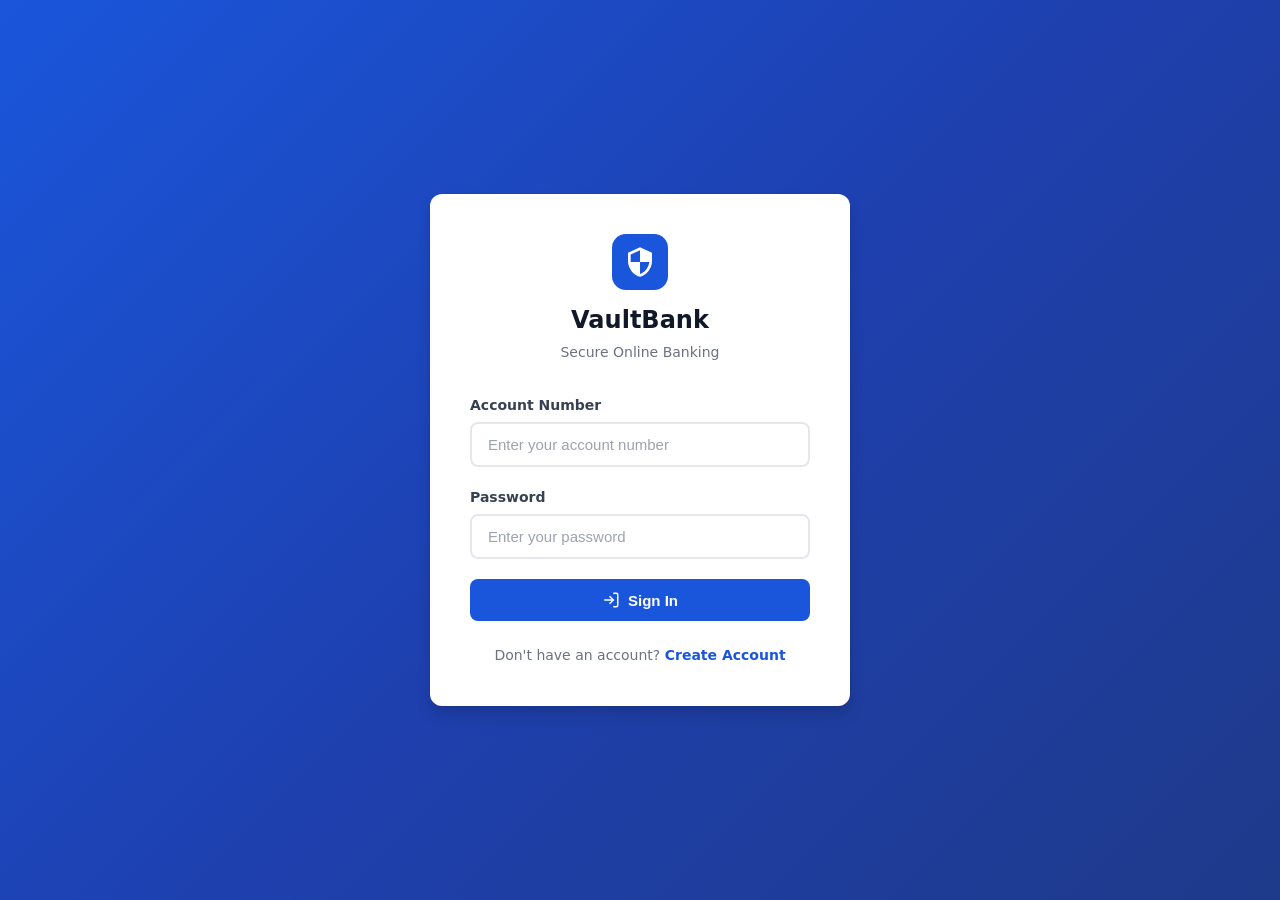
<file: transfer.html>
<!DOCTYPE html>
<html lang="en">
<head>
    <meta charset="UTF-8" />
    <meta name="viewport" content="width=device-width, initial-scale=1.0" />
    <title>VaultBank - Transfer</title>
    <link rel="stylesheet" href="bank.css" />
</head>
<body>
    <div class="main-container">
        <!-- Sidebar (unchanged) -->
        <aside class="sidebar">
            <div class="sidebar-logo">
                <div class="logo-small"><div class="icon">VB</div><span>VaultBank</span></div>
            </div>
            <nav class="sidebar-nav">
                <a href="dashboard.html">
                    <svg viewBox="0 0 24 24" fill="none" stroke="currentColor" stroke-width="2"><rect x="3" y="3" width="7" height="7"/><rect x="14" y="3" width="7" height="7"/><rect x="3" y="14" width="7" height="7"/><rect x="14" y="14" width="7" height="7"/></svg>
                    Dashboard
                </a>
                <a href="transfer.html" class="active">
                    <svg viewBox="0 0 24 24" fill="none" stroke="currentColor" stroke-width="2"><polyline points="17 1 21 5 17 9"/><path d="M3 11V9a4 4 0 0 1 4-4h14"/><polyline points="7 23 3 19 7 15"/><path d="M21 13v2a4 4 0 0 1-4 4H3"/></svg>
                    Transfer
                </a>
                <a href="bills.html">
                    <svg viewBox="0 0 24 24" fill="none" stroke="currentColor" stroke-width="2"><rect x="1" y="4" width="22" height="16" rx="2" ry="2"/><line x1="1" y1="10" x2="23" y2="10"/></svg>
                    Pay Bills
                </a>
                <a href="history.html">
                    <svg viewBox="0 0 24 24" fill="none" stroke="currentColor" stroke-width="2"><circle cx="12" cy="12" r="10"/><polyline points="12 6 12 12 16 14"/></svg>
                    History
                </a>
            </nav>
            <div class="sidebar-footer">
                <div class="user-info" id="sidebarUser"></div>
                <button class="btn btn-outline btn-sm" onclick="logout()" style="width:100%;">Sign Out</button>
            </div>
        </aside>

        <main class="main-content">
            <div class="top-bar">
                <div>
                    <h2>Transfer Funds</h2>
                    <div class="breadcrumb">Home / <span>Transfer</span></div>
                </div>
                <div style="font-weight:600;color:var(--gray-600);">
                    Balance: <span id="currentBalance" style="color:var(--primary);">$0.00</span>
                </div>
            </div>

            <div style="display:grid; grid-template-columns: 1fr 1fr; gap: 24px;">
                <!-- Transfer Form -->
                <div class="card">
                    <div class="card-header"><h3>Send Money</h3></div>
                    <div class="error-message" id="errorMsg"></div>
                    <div class="success-message" id="successMsg"></div>
                    <form id="transferForm">
                        <!-- Bank Selection -->
                        <div class="form-group">
                            <label for="recipientBank">Select Bank</label>
                            <select id="recipientBank" required>
                                <option value=""> Choose Bank </option>
                                <option value="VaultBank">VaultBank (Internal)</option>
                                <option value="GTBank">GTBank</option>
                                <option value="Opay">Opay</option>
                                <option value="Kuda Bank">Kuda Bank</option>
                                <option value="First Bank">First Bank</option>
                                <option value="Access Bank">Access Bank</option>
                                <option value="Zenith Bank">Zenith Bank</option>
                                <option value="UBA">UBA</option>
                                <option value="Fidelity Bank">Fidelity Bank</option>
                                <option value="PalmPay">PalmPay</option>
                                <option value="Moniepoint">Moniepoint</option>
                            </select>
                            <div class="form-hint">Select the recipient's bank. If it's a VaultBank user, choose "VaultBank"</div>
                        </div>

                        <!-- Account Number -->
                        <div class="form-group">
                            <label for="recipientAccount">Recipient Account Number</label>
                            <input type="text" id="recipientAccount" placeholder="e.g. 1234567890" required inputmode="numeric" pattern="[0-9]*" />
                            <div class="form-hint">Enter the recipient's account number (for VaultBank, this is their phone number)</div>
                        </div>

                        <!-- Amount -->
                        <div class="form-group">
                            <label for="transferAmount">Amount ($)</label>
                            <input type="number" id="transferAmount" placeholder="0.00" required min="1" step="0.01" />
                        </div>

                        <!-- Note -->
                        <div class="form-group">
                            <label for="transferNote">Note (Optional)</label>
                            <input type="text" id="transferNote" placeholder="What's this for?" />
                        </div>

                        <button type="submit" class="btn btn-primary">
                            <svg width="18" height="18" viewBox="0 0 24 24" fill="none" stroke="currentColor" stroke-width="2"><polyline points="17 1 21 5 17 9"/><path d="M3 11V9a4 4 0 0 1 4-4h14"/></svg>
                            Send Money
                        </button>
                    </form>
                </div>

                <!-- Recent Transfers -->
                <div class="card">
                    <div class="card-header"><h3>Recent Transfers</h3></div>
                    <div id="recentTransfersList">
                        <div class="empty-state"><p>No recent transfers</p></div>
                    </div>
                </div>
            </div>
        </main>
    </div>

    <script src="bank.js"></script>
    <script>
        const session = requireAuth();
        const user = getCurrentUser();

        // Sidebar user info
        document.getElementById('sidebarUser').innerHTML = `
            <div class="user-avatar">${user.fullName.charAt(0).toUpperCase()}</div>
            <div>
                <div class="user-name">${user.fullName}</div>
                <div class="user-email">${user.email}</div>
            </div>
        `;
        document.getElementById('currentBalance').textContent = formatCurrency(user.balance);

        // Load recent transfers
        function loadRecentTransfers() {
            const txns = getUserTransactions().filter(t => t.category === 'transfer').slice(0, 5);
            const container = document.getElementById('recentTransfersList');
            if (txns.length > 0) {
                container.innerHTML = txns.map(t => `
                    <div style="display:flex;justify-content:space-between;align-items:center;padding:12px 0;border-bottom:1px solid var(--gray-100);">
                        <div>
                            <div style="font-weight:600;font-size:14px;">${t.description}</div>
                            <div style="font-size:12px;color:var(--gray-400);">${formatDate(t.date)}</div>
                        </div>
                        <div class="amount-debit" style="font-weight:700;">-${formatCurrency(t.amount)}</div>
                    </div>
                `).join('');
            } else {
                container.innerHTML = '<div class="empty-state"><p>No recent transfers</p></div>';
            }
        }
        loadRecentTransfers();

        // ---------- Transfer Logic ----------
        document.getElementById('transferForm').addEventListener('submit', function(e) {
            e.preventDefault();
            const err = document.getElementById('errorMsg');
            const suc = document.getElementById('successMsg');
            err.classList.remove('show');
            suc.classList.remove('show');

            // 1. Get values
            const bank = document.getElementById('recipientBank').value;
            let account = document.getElementById('recipientAccount').value.trim().replace(/\D/g, '');
            const amount = parseFloat(document.getElementById('transferAmount').value);
            const note = document.getElementById('transferNote').value.trim();

            // 2. Validate
            if (!bank) {
                err.textContent = 'Please select a bank.';
                err.classList.add('show');
                return;
            }
            if (account.length < 4) {
                err.textContent = 'Please enter a valid account number (at least 4 digits).';
                err.classList.add('show');
                return;
            }
            if (isNaN(amount) || amount <= 0) {
                err.textContent = 'Please enter a valid amount greater than $0.';
                err.classList.add('show');
                return;
            }
            if (amount > user.balance) {
                err.textContent = 'Insufficient funds. Your balance is ' + formatCurrency(user.balance) + '.';
                err.classList.add('show');
                return;
            }

            // 3. Check if it's an internal VaultBank transfer
            const users = getUsers();
            let recipientUser = null;
            let recipientKey = null;

            if (bank === 'VaultBank') {
                // Try to find user by account number (phone digits)
                recipientUser = users[account];
                if (recipientUser) {
                    recipientKey = account;
                } else {
                    err.textContent = 'No VaultBank account found with that account number.';
                    err.classList.add('show');
                    return;
                }
                // Prevent self-transfer
                if (account === user.accountNumber) {
                    err.textContent = 'You cannot send money to yourself.';
                    err.classList.add('show');
                    return;
                }
            }

            // 4. Process transfer
            const senderNewBalance = user.balance - amount;
            const usersCopy = getUsers(); // refresh in case of changes

            // Update sender balance
            usersCopy[user.accountNumber].balance = senderNewBalance;

            // If internal, update recipient balance
            let recipientName = recipientUser ? recipientUser.fullName : 'External Account';
            if (bank !== 'VaultBank') {
                // External transfer: we don't update recipient balance locally
                // Just record the transaction
                recipientName = bank + ' (' + account.slice(-4) + ')';
            } else {
                // Internal: update recipient balance
                usersCopy[recipientKey].balance += amount;
            }

            saveUsers(usersCopy);

            // 5. Add sender's transaction
            const description = note
                ? `Transfer to ${recipientName}${note ? ': ' + note : ''}`
                : `Transfer to ${recipientName}`;

            addTransaction({
                description: description,
                amount: amount,
                type: 'debit',
                category: 'transfer',
                balanceAfter: senderNewBalance,
                status: 'completed'
            });

            // 6. If internal, also add recipient's transaction
            if (bank === 'VaultBank' && recipientUser) {
                const all = JSON.parse(localStorage.getItem(TRANSACTIONS_KEY) || '{}');
                if (!all[recipientKey]) all[recipientKey] = [];
                all[recipientKey].unshift({
                    id: 'txn_' + Date.now() + '_' + Math.random().toString(36).substr(2, 6),
                    date: new Date().toISOString(),
                    description: note
                        ? `Transfer from ${user.fullName}: ${note}`
                        : `Transfer from ${user.fullName}`,
                    amount: amount,
                    type: 'credit',
                    category: 'transfer',
                    balanceAfter: usersCopy[recipientKey].balance,
                    status: 'completed'
                });
                localStorage.setItem(TRANSACTIONS_KEY, JSON.stringify(all));
            }

            // 7. Update UI
            user.balance = senderNewBalance;
            document.getElementById('currentBalance').textContent = formatCurrency(senderNewBalance);

            const successMsg = (bank === 'VaultBank')
                ? `Successfully sent ${formatCurrency(amount)} to ${recipientUser.fullName}!`
                : `Successfully sent ${formatCurrency(amount)} to ${bank} account ${account.slice(-4)}!`;
            suc.textContent = successMsg;
            suc.classList.add('show');
            showToast('Transfer successful!', 'success');

            document.getElementById('transferForm').reset();
            loadRecentTransfers();
        });

        // Mobile user bar (optional)
        function addMobileUserBar() {
            if (window.innerWidth <= 992) {
                if (document.querySelector('.mobile-user-bar')) return;
                const bar = document.createElement('div');
                bar.className = 'mobile-user-bar';
                bar.innerHTML = `
                    <div class="user-info-mobile">
                        <div class="user-avatar">${user.fullName.charAt(0).toUpperCase()}</div>
                        <div>
                            <div class="user-name">${user.fullName}</div>
                            <div class="user-email">${user.email}</div>
                        </div>
                    </div>
                    <button class="btn btn-outline btn-sm" onclick="logout()" style="width:auto;flex-shrink:0;">Sign Out</button>
                `;
                document.querySelector('.top-bar').insertAdjacentElement('afterend', bar);
            } else {
                const bar = document.querySelector('.mobile-user-bar');
                if (bar) bar.remove();
            }
        }
        addMobileUserBar();
        window.addEventListener('resize', addMobileUserBar);
    </script>
</body>
</html>
</file>
<file: bank.css>
/* ============================================
   VAULTBANK ONLINE BANKING - COMPLETE STYLES
   Blue & White Theme | Fully Responsive
   ============================================ */

/* ===== RESET & BASE ===== */
* {
    margin: 0;
    padding: 0;
    box-sizing: border-box;
}

:root {
    --primary: #1a56db;
    --primary-dark: #1e40af;
    --primary-light: #3b82f6;
    --primary-bg: #eff6ff;
    --white: #ffffff;
    --gray-50: #f9fafb;
    --gray-100: #f3f4f6;
    --gray-200: #e5e7eb;
    --gray-300: #d1d5db;
    --gray-400: #9ca3af;
    --gray-500: #6b7280;
    --gray-600: #4b5563;
    --gray-700: #374151;
    --gray-800: #1f2937;
    --gray-900: #111827;
    --red-500: #ef4444;
    --red-600: #dc2626;
    --green-500: #10b981;
    --green-600: #059669;
    --amber-500: #f59e0b;
    --shadow-sm: 0 1px 2px rgba(0, 0, 0, 0.05);
    --shadow: 0 1px 3px rgba(0, 0, 0, 0.1), 0 1px 2px rgba(0, 0, 0, 0.06);
    --shadow-md: 0 4px 6px rgba(0, 0, 0, 0.07), 0 2px 4px rgba(0, 0, 0, 0.06);
    --shadow-lg: 0 10px 15px rgba(0, 0, 0, 0.1), 0 4px 6px rgba(0, 0, 0, 0.05);
    --radius: 8px;
    --radius-lg: 12px;
}

body {
    font-family: 'Inter', 'Segoe UI', system-ui, -apple-system, sans-serif;
    background: var(--gray-50);
    color: var(--gray-800);
    min-height: 100vh;
    line-height: 1.5;
}

/* ===== AUTH PAGES (Login & Signup) ===== */
.auth-container {
    min-height: 100vh;
    display: flex;
    align-items: center;
    justify-content: center;
    padding: 20px;
    background: linear-gradient(135deg, #1a56db 0%, #1e40af 50%, #1e3a8a 100%);
}

.auth-card {
    background: var(--white);
    border-radius: var(--radius-lg);
    padding: 40px;
    width: 100%;
    max-width: 420px;
    box-shadow: var(--shadow-lg);
}

.auth-logo {
    text-align: center;
    margin-bottom: 32px;
}

.auth-logo .logo-icon {
    width: 56px;
    height: 56px;
    background: var(--primary);
    border-radius: 14px;
    display: inline-flex;
    align-items: center;
    justify-content: center;
    margin-bottom: 12px;
}

.auth-logo .logo-icon svg {
    width: 32px;
    height: 32px;
    fill: white;
}

.auth-logo h1 {
    font-size: 24px;
    font-weight: 700;
    color: var(--gray-900);
}

.auth-logo p {
    color: var(--gray-500);
    font-size: 14px;
    margin-top: 4px;
}

.form-group {
    margin-bottom: 20px;
}

.form-group label {
    display: block;
    font-size: 14px;
    font-weight: 600;
    color: var(--gray-700);
    margin-bottom: 6px;
}

.form-group input,
.form-group select {
    width: 100%;
    padding: 12px 16px;
    border: 2px solid var(--gray-200);
    border-radius: var(--radius);
    font-size: 15px;
    transition: all 0.2s ease;
    outline: none;
    background: var(--white);
    color: var(--gray-800);
}

.form-group input:focus,
.form-group select:focus {
    border-color: var(--primary-light);
    box-shadow: 0 0 0 3px rgba(59, 130, 246, 0.1);
}

.form-group input::placeholder {
    color: var(--gray-400);
}

.btn {
    display: inline-flex;
    align-items: center;
    justify-content: center;
    gap: 8px;
    padding: 12px 24px;
    border-radius: var(--radius);
    font-size: 15px;
    font-weight: 600;
    border: none;
    cursor: pointer;
    transition: all 0.2s ease;
    text-decoration: none;
    width: 100%;
}

.btn-primary {
    background: var(--primary);
    color: var(--white);
}

.btn-primary:hover {
    background: var(--primary-dark);
    transform: translateY(-1px);
    box-shadow: var(--shadow-md);
}

.btn-outline {
    background: transparent;
    color: var(--primary);
    border: 2px solid var(--primary);
}

.btn-outline:hover {
    background: var(--primary-bg);
}

.btn-danger {
    background: var(--red-500);
    color: white;
}

.btn-danger:hover {
    background: var(--red-600);
}

.btn-sm {
    padding: 8px 16px;
    font-size: 13px;
    width: auto;
}

.auth-footer {
    text-align: center;
    margin-top: 24px;
    color: var(--gray-500);
    font-size: 14px;
}

.auth-footer a {
    color: var(--primary);
    font-weight: 600;
    text-decoration: none;
}

.auth-footer a:hover {
    text-decoration: underline;
}

.error-message {
    background: #fef2f2;
    color: var(--red-600);
    padding: 10px 14px;
    border-radius: var(--radius);
    font-size: 13px;
    margin-bottom: 16px;
    border: 1px solid #fecaca;
    display: none;
}

.error-message.show {
    display: block;
}

.success-message {
    background: #f0fdf4;
    color: var(--green-600);
    padding: 10px 14px;
    border-radius: var(--radius);
    font-size: 13px;
    margin-bottom: 16px;
    border: 1px solid #bbf7d0;
    display: none;
}

.success-message.show {
    display: block;
}

/* ===== MAIN LAYOUT (Dashboard) ===== */
.main-container {
    display: flex;
    min-height: 100vh;
}

/* ===== SIDEBAR ===== */
.sidebar {
    width: 260px;
    background: var(--white);
    border-right: 1px solid var(--gray-200);
    padding: 24px 0;
    display: flex;
    flex-direction: column;
    position: fixed;
    top: 0;
    left: 0;
    bottom: 0;
    z-index: 100;
    transition: transform 0.3s ease;
}

.sidebar-logo {
    padding: 0 24px 24px;
    border-bottom: 1px solid var(--gray-200);
    margin-bottom: 16px;
}

.sidebar-logo .logo-small {
    display: flex;
    align-items: center;
    gap: 10px;
}

.sidebar-logo .logo-small .icon {
    width: 36px;
    height: 36px;
    background: var(--primary);
    border-radius: 10px;
    display: flex;
    align-items: center;
    justify-content: center;
    color: white;
    font-weight: 700;
    font-size: 18px;
}

.sidebar-logo .logo-small span {
    font-weight: 700;
    font-size: 18px;
    color: var(--gray-900);
}

.sidebar-nav {
    flex: 1;
    padding: 0 12px;
}

.sidebar-nav a {
    display: flex;
    align-items: center;
    gap: 12px;
    padding: 12px 16px;
    border-radius: var(--radius);
    color: var(--gray-600);
    text-decoration: none;
    font-weight: 500;
    font-size: 15px;
    margin-bottom: 4px;
    transition: all 0.15s ease;
}

.sidebar-nav a:hover {
    background: var(--primary-bg);
    color: var(--primary);
}

.sidebar-nav a.active {
    background: var(--primary-bg);
    color: var(--primary);
    font-weight: 600;
}

.sidebar-nav a svg {
    width: 20px;
    height: 20px;
    flex-shrink: 0;
}

.sidebar-footer {
    padding: 16px 24px;
    border-top: 1px solid var(--gray-200);
}

.user-info {
    display: flex;
    align-items: center;
    gap: 10px;
    margin-bottom: 12px;
}

.user-avatar {
    width: 40px;
    height: 40px;
    background: var(--primary-light);
    border-radius: 50%;
    display: flex;
    align-items: center;
    justify-content: center;
    color: white;
    font-weight: 700;
    font-size: 16px;
}

.user-name {
    font-weight: 600;
    font-size: 14px;
    color: var(--gray-800);
}

.user-email {
    font-size: 12px;
    color: var(--gray-400);
}

.main-content {
    flex: 1;
    margin-left: 260px;
    padding: 32px;
    transition: margin-left 0.3s ease;
}

/* ===== TOP BAR ===== */
.top-bar {
    display: flex;
    justify-content: space-between;
    align-items: center;
    margin-bottom: 32px;
}

.top-bar h2 {
    font-size: 24px;
    font-weight: 700;
    color: var(--gray-900);
}

.breadcrumb {
    font-size: 14px;
    color: var(--gray-400);
}

.breadcrumb span {
    color: var(--gray-600);
}

/* ===== CARDS ===== */
.card {
    background: var(--white);
    border-radius: var(--radius-lg);
    padding: 24px;
    box-shadow: var(--shadow-sm);
    border: 1px solid var(--gray-100);
    margin-bottom: 24px;
}

.card-header {
    display: flex;
    justify-content: space-between;
    align-items: center;
    margin-bottom: 20px;
}

.card-header h3 {
    font-size: 16px;
    font-weight: 600;
    color: var(--gray-800);
}

/* ===== STATS GRID ===== */
.stats-grid {
    display: grid;
    grid-template-columns: repeat(auto-fit, minmax(220px, 1fr));
    gap: 20px;
    margin-bottom: 32px;
}

.stat-card {
    background: var(--white);
    border-radius: var(--radius-lg);
    padding: 20px 24px;
    box-shadow: var(--shadow-sm);
    border: 1px solid var(--gray-100);
    position: relative;
    overflow: hidden;
}

.stat-card .stat-icon {
    width: 44px;
    height: 44px;
    border-radius: 12px;
    display: flex;
    align-items: center;
    justify-content: center;
    margin-bottom: 14px;
}

.stat-card .stat-icon.blue {
    background: var(--primary-bg);
    color: var(--primary);
}

.stat-card .stat-icon.green {
    background: #ecfdf5;
    color: var(--green-500);
}

.stat-card .stat-icon.amber {
    background: #fffbeb;
    color: var(--amber-500);
}

.stat-card .stat-icon.red {
    background: #fef2f2;
    color: var(--red-500);
}

.stat-card .stat-icon svg {
    width: 22px;
    height: 22px;
}

.stat-card .stat-label {
    font-size: 13px;
    color: var(--gray-500);
    font-weight: 500;
}

.stat-card .stat-value {
    font-size: 28px;
    font-weight: 700;
    color: var(--gray-900);
    margin-top: 2px;
}

.stat-card .stat-sub {
    font-size: 12px;
    color: var(--gray-400);
    margin-top: 2px;
}

/* ===== TABLES ===== */
.table-container {
    overflow-x: auto;
}

table {
    width: 100%;
    border-collapse: collapse;
}

table th {
    text-align: left;
    padding: 12px 16px;
    font-size: 12px;
    font-weight: 600;
    color: var(--gray-500);
    text-transform: uppercase;
    letter-spacing: 0.05em;
    border-bottom: 2px solid var(--gray-200);
    background: var(--gray-50);
}

table td {
    padding: 14px 16px;
    font-size: 14px;
    border-bottom: 1px solid var(--gray-100);
    color: var(--gray-700);
}

table tbody tr:hover {
    background: var(--primary-bg);
}

.badge {
    display: inline-block;
    padding: 4px 10px;
    border-radius: 20px;
    font-size: 12px;
    font-weight: 600;
}

.badge-credit {
    background: #ecfdf5;
    color: var(--green-600);
}

.badge-debit {
    background: #fef2f2;
    color: var(--red-600);
}

.badge-pending {
    background: #fffbeb;
    color: #d97706;
}

.amount-credit {
    color: var(--green-600);
    font-weight: 600;
}

.amount-debit {
    color: var(--red-600);
    font-weight: 600;
}

/* ===== FORMS ===== */
.form-row {
    display: grid;
    grid-template-columns: 1fr 1fr;
    gap: 20px;
}

.form-full {
    grid-column: 1 / -1;
}

.form-hint {
    font-size: 12px;
    color: var(--gray-400);
    margin-top: 4px;
}

/* ===== ALERT / TOAST ===== */
.toast {
    position: fixed;
    top: 20px;
    right: 20px;
    padding: 14px 20px;
    border-radius: var(--radius);
    color: white;
    font-weight: 500;
    font-size: 14px;
    z-index: 9999;
    animation: slideIn 0.3s ease;
    box-shadow: var(--shadow-lg);
    max-width: 380px;
}

.toast-success {
    background: var(--green-500);
}

.toast-error {
    background: var(--red-500);
}

.toast-info {
    background: var(--primary);
}

@keyframes slideIn {
    from {
        transform: translateX(100%);
        opacity: 0;
    }
    to {
        transform: translateX(0);
        opacity: 1;
    }
}

/* ===== EMPTY STATE ===== */
.empty-state {
    text-align: center;
    padding: 48px 20px;
    color: var(--gray-400);
}

.empty-state svg {
    width: 64px;
    height: 64px;
    margin-bottom: 16px;
    opacity: 0.5;
}

.empty-state p {
    font-size: 15px;
}

/* ============================================
   RESPONSIVE STYLES
   ============================================ */

/* ===== LARGE TABLETS & SMALL DESKTOPS (max-width: 1200px) ===== */
@media (max-width: 1200px) {
    .main-content {
        padding: 24px;
    }
    
    .stats-grid {
        grid-template-columns: repeat(2, 1fr);
        gap: 16px;
    }
    
    .stat-card {
        padding: 18px 20px;
    }
    
    .stat-card .stat-value {
        font-size: 24px;
    }
}

/* ===== TABLETS & MOBILE - TOP NAV + BOTTOM LOGOUT (max-width: 992px) ===== */
@media (max-width: 992px) {
    /* Convert sidebar into a top navigation bar */
    .sidebar {
        position: fixed;
        top: 0;
        left: 0;
        right: 0;
        bottom: auto;
        width: 100%;
        height: auto;
        flex-direction: row;
        align-items: center;
        padding: 0 16px;
        background: var(--white);
        border-right: none;
        border-bottom: 2px solid var(--gray-200);
        box-shadow: var(--shadow-md);
        z-index: 1000;
    }
    
    .sidebar-logo {
        padding: 12px 0;
        border-bottom: none;
        margin-bottom: 0;
        margin-right: 16px;
        flex-shrink: 0;
    }
    
    .sidebar-logo .logo-small {
        gap: 8px;
    }
    
    .sidebar-logo .logo-small .icon {
        width: 32px;
        height: 32px;
        font-size: 16px;
    }
    
    .sidebar-logo .logo-small span {
        font-size: 16px;
    }
    
    .sidebar-nav {
        display: flex;
        flex-direction: row;
        flex: 1;
        padding: 0;
        overflow-x: auto;
        -webkit-overflow-scrolling: touch;
        scrollbar-width: none;
        gap: 0;
    }
    
    .sidebar-nav::-webkit-scrollbar {
        display: none;
    }
    
    .sidebar-nav a {
        padding: 16px 14px;
        font-size: 13px;
        white-space: nowrap;
        margin-bottom: 0;
        border-radius: 0;
        border-bottom: 3px solid transparent;
        flex-shrink: 0;
        gap: 8px;
    }
    
    .sidebar-nav a svg {
        width: 18px;
        height: 18px;
    }
    
    .sidebar-nav a:hover,
    .sidebar-nav a.active {
        background: transparent;
        border-bottom-color: var(--primary);
        color: var(--primary);
    }
    
    /* Footer (logout) moves to a fixed bottom bar */
    .sidebar-footer {
        position: fixed;
        bottom: 0;
        left: 0;
        right: 0;
        width: 100%;
        padding: 12px 20px;
        background: var(--white);
        border-top: 2px solid var(--gray-200);
        box-shadow: 0 -4px 12px rgba(0, 0, 0, 0.08);
        z-index: 1000;
        display: flex;
        align-items: center;
        justify-content: flex-end;
        gap: 12px;
    }
    
    .sidebar-footer .user-info {
        margin-bottom: 0;
        margin-right: auto;
    }
    
    .sidebar-footer .btn {
        width: auto;
        flex-shrink: 0;
    }
    
    /* Adjust main content to account for top nav and bottom bar */
    .main-container {
        flex-direction: column;
    }
    
    .main-content {
        margin-left: 0;
        padding: 20px;
        padding-top: 80px;   /* Space for top nav */
        padding-bottom: 80px; /* Space for bottom logout bar */
    }
    
    /* Remove any potential mobile-user-bar if present */
    .mobile-user-bar {
        display: none !important;
    }
    
    /* Stats */
    .stats-grid {
        grid-template-columns: repeat(2, 1fr);
        gap: 14px;
    }
    
    /* Two-column layouts become single */
    div[style*="grid-template-columns: 1fr 1fr"],
    div[style*="grid-template-columns:1fr 1fr"] {
        grid-template-columns: 1fr !important;
        gap: 16px !important;
    }
    
    /* Biller cards */
    div[style*="grid-template-columns:repeat(auto-fit, minmax(200px, 1fr))"] {
        grid-template-columns: repeat(2, 1fr) !important;
        gap: 12px !important;
    }
}

/* ===== LARGE MOBILE PHONES (max-width: 768px) ===== */
@media (max-width: 768px) {
    /* Auth pages */
    .auth-container {
        padding: 16px;
        align-items: flex-start;
        padding-top: 40px;
    }
    
    .auth-card {
        padding: 28px 20px;
        max-width: 100%;
        border-radius: var(--radius);
    }
    
    .auth-logo {
        margin-bottom: 24px;
    }
    
    .auth-logo .logo-icon {
        width: 48px;
        height: 48px;
    }
    
    .auth-logo h1 {
        font-size: 22px;
    }
    
    .auth-logo p {
        font-size: 13px;
    }
    
    .form-group label {
        font-size: 13px;
    }
    
    .form-group input,
    .form-group select {
        padding: 10px 14px;
        font-size: 14px;
    }
    
    .btn {
        padding: 10px 20px;
        font-size: 14px;
    }
    
    /* Top nav bar adjustments */
    .sidebar {
        padding: 0 10px;
    }
    
    .sidebar-logo {
        margin-right: 8px;
    }
    
    .sidebar-logo .logo-small span {
        font-size: 14px;
    }
    
    .sidebar-nav a {
        padding: 14px 10px;
        font-size: 12px;
        gap: 6px;
    }
    
    .sidebar-nav a svg {
        width: 16px;
        height: 16px;
    }
    
    /* Bottom logout bar */
    .sidebar-footer {
        padding: 10px 16px;
        gap: 8px;
    }
    
    .user-avatar {
        width: 32px;
        height: 32px;
        font-size: 14px;
    }
    
    .user-name {
        font-size: 13px;
    }
    
    .user-email {
        font-size: 11px;
    }
    
    /* Main content padding */
    .main-content {
        padding-top: 72px;
        padding-bottom: 72px;
    }
    
    .top-bar {
        flex-direction: column;
        align-items: flex-start;
        gap: 8px;
        margin-bottom: 20px;
    }
    
    .top-bar h2 {
        font-size: 20px;
    }
    
    .breadcrumb {
        font-size: 12px;
    }
    
    /* Stats cards */
    .stats-grid {
        grid-template-columns: 1fr 1fr;
        gap: 10px;
        margin-bottom: 20px;
    }
    
    .stat-card {
        padding: 14px;
    }
    
    .stat-card .stat-icon {
        width: 34px;
        height: 34px;
        margin-bottom: 8px;
    }
    
    .stat-card .stat-value {
        font-size: 20px;
    }
    
    .stat-card .stat-label {
        font-size: 11px;
    }
    
    .stat-card .stat-sub {
        font-size: 11px;
    }
    
    /* Cards */
    .card {
        padding: 16px;
        margin-bottom: 16px;
    }
    
    .card-header {
        flex-direction: column;
        align-items: flex-start;
        gap: 8px;
    }
    
    .card-header h3 {
        font-size: 15px;
    }
    
    /* Tables */
    table th,
    table td {
        padding: 10px 8px;
        font-size: 12px;
    }
    
    table th {
        font-size: 10px;
    }
    
    /* Hide transaction ID column on mobile */
    table th:nth-child(2),
    table td:nth-child(2) {
        display: none;
    }
    
    /* Hide balance after column on small mobile */
    table th:nth-child(6),
    table td:nth-child(6) {
        display: none;
    }
    
    /* Forms */
    .form-row {
        grid-template-columns: 1fr;
    }
    
    /* Biller cards */
    div[style*="grid-template-columns:repeat(auto-fit, minmax(200px, 1fr))"] {
        grid-template-columns: repeat(2, 1fr) !important;
        gap: 8px !important;
    }
    
    /* Toast */
    .toast {
        top: 10px;
        right: 10px;
        left: 10px;
        max-width: none;
        font-size: 13px;
    }
}

/* ===== SMALL MOBILE PHONES (max-width: 480px) ===== */
@media (max-width: 480px) {
    /* Auth pages */
    .auth-container {
        padding: 0;
        padding-top: 20px;
        background: linear-gradient(180deg, #1a56db 0%, #1e40af 40%, #ffffff 40%);
    }
    
    .auth-card {
        padding: 24px 16px;
        border-radius: var(--radius-lg) var(--radius-lg) 0 0;
        box-shadow: var(--shadow-lg);
        margin-top: 20px;
    }
    
    .auth-logo .logo-icon {
        width: 42px;
        height: 42px;
    }
    
    .auth-logo h1 {
        font-size: 20px;
    }
    
    /* Top nav further compact */
    .sidebar {
        padding: 0 8px;
    }
    
    .sidebar-logo {
        margin-right: 4px;
    }
    
    .sidebar-logo .logo-small span {
        display: none; /* Hide text, keep icon only */
    }
    
    .sidebar-nav a {
        padding: 12px 8px;
        font-size: 10px;
        gap: 4px;
    }
    
    .sidebar-nav a svg {
        width: 14px;
        height: 14px;
    }
    
    /* Bottom logout bar compact */
    .sidebar-footer {
        padding: 8px 12px;
    }
    
    .sidebar-footer .user-info {
        gap: 6px;
    }
    
    .user-avatar {
        width: 28px;
        height: 28px;
        font-size: 12px;
    }
    
    .user-name {
        font-size: 12px;
    }
    
    .user-email {
        font-size: 10px;
    }
    
    .sidebar-footer .btn {
        padding: 6px 10px;
        font-size: 11px;
    }
    
    /* Main content */
    .main-content {
        padding: 12px;
        padding-top: 64px;
        padding-bottom: 64px;
    }
    
    .top-bar h2 {
        font-size: 18px;
    }
    
    .stats-grid {
        grid-template-columns: 1fr 1fr;
        gap: 8px;
        margin-bottom: 16px;
    }
    
    .stats-grid .stat-card:last-child {
        grid-column: 1 / -1;
    }
    
    .stat-card {
        padding: 12px;
    }
    
    .stat-card .stat-value {
        font-size: 18px;
    }
    
    .card {
        padding: 14px;
        margin-bottom: 12px;
    }
    
    .btn-sm {
        padding: 6px 12px;
        font-size: 11px;
    }
    
    /* Tables */
    table th,
    table td {
        padding: 8px 6px;
        font-size: 11px;
    }
    
    /* Biller cards */
    div[style*="grid-template-columns:repeat(auto-fit, minmax(200px, 1fr))"] {
        grid-template-columns: 1fr 1fr !important;
        gap: 8px !important;
    }
    
    div[style*="grid-template-columns:repeat(auto-fit, minmax(200px, 1fr))"] .card {
        padding: 12px 8px !important;
    }
    
    div[style*="grid-template-columns:repeat(auto-fit, minmax(200px, 1fr))"] .card div:first-child {
        font-size: 28px !important;
    }
    
    .error-message,
    .success-message {
        font-size: 12px;
        padding: 8px 12px;
    }
}

/* ===== EXTRA SMALL DEVICES (max-width: 360px) ===== */
@media (max-width: 360px) {
    .stats-grid {
        grid-template-columns: 1fr;
    }
    
    .stats-grid .stat-card:last-child {
        grid-column: 1;
    }
    
    .sidebar-nav a {
        padding: 10px 6px;
        font-size: 9px;
    }
    
    .top-bar h2 {
        font-size: 16px;
    }
    
    .stat-card .stat-value {
        font-size: 16px;
    }
    
    table th,
    table td {
        padding: 6px 4px;
        font-size: 10px;
    }
    
    table th:last-child,
    table td:last-child {
        display: none;
    }
}

/* ===== LANDSCAPE MOBILE (max-height: 500px) ===== */
@media (max-height: 500px) and (orientation: landscape) {
    .auth-container {
        align-items: flex-start;
        padding-top: 10px;
        padding-bottom: 20px;
    }
    
    .auth-card {
        padding: 20px 24px;
    }
    
    .auth-logo {
        margin-bottom: 12px;
    }
    
    .auth-logo .logo-icon {
        width: 36px;
        height: 36px;
        margin-bottom: 6px;
    }
    
    .auth-logo h1 {
        font-size: 18px;
    }
    
    .auth-logo p {
        display: none;
    }
    
    .form-group {
        margin-bottom: 10px;
    }
    
    .form-group label {
        font-size: 12px;
        margin-bottom: 2px;
    }
    
    .form-group input {
        padding: 8px 12px;
        font-size: 13px;
    }
    
    .btn {
        padding: 8px 16px;
        font-size: 13px;
    }
    
    .auth-footer {
        margin-top: 12px;
        font-size: 12px;
    }
}

/* ===== PRINT STYLES ===== */
@media print {
    .sidebar,
    .sidebar-footer,
    .btn,
    button,
    .top-bar .breadcrumb,
    #welcomeMsg {
        display: none !important;
    }
    
    .main-content {
        margin-left: 0 !important;
        padding: 0 !important;
    }
    
    .card {
        box-shadow: none !important;
        border: 1px solid #ddd !important;
        break-inside: avoid;
    }
    
    .stats-grid {
        grid-template-columns: repeat(4, 1fr) !important;
    }
    
    body {
        background: white !important;
        color: black !important;
    }
    
    table {
        font-size: 10px !important;
    }
    
    table th {
        background: #f0f0f0 !important;
        color: black !important;
    }
    
    .amount-credit {
        color: #059669 !important;
    }
    
    .amount-debit {
        color: #dc2626 !important;
    }
}

/* ===== TOUCH DEVICE OPTIMIZATIONS ===== */
@media (hover: none) and (pointer: coarse) {
    .sidebar-nav a,
    .btn,
    .form-group input,
    .form-group select,
    table td {
        min-height: 44px;
    }
    
    .btn {
        padding: 14px 24px;
    }
    
    .sidebar-nav a:hover {
        background: transparent;
    }
    
    .btn:active {
        transform: scale(0.97);
    }
    
    .stat-card:active {
        transform: scale(0.98);
    }
    
    .sidebar-nav {
        -webkit-overflow-scrolling: touch;
        scroll-behavior: smooth;
    }
}

/* ===== HIGH-DPI SCREENS ===== */
@media (-webkit-min-device-pixel-ratio: 2), (min-resolution: 192dpi) {
    body {
        -webkit-font-smoothing: antialiased;
        -moz-osx-font-smoothing: grayscale;
    }
}

/* ===== REDUCED MOTION ===== */
@media (prefers-reduced-motion: reduce) {
    *,
    *::before,
    *::after {
        animation-duration: 0.01ms !important;
        animation-iteration-count: 1 !important;
        transition-duration: 0.01ms !important;
        scroll-behavior: auto !important;
    }
    
    .toast {
        animation: none !important;
    }
}
</file>
